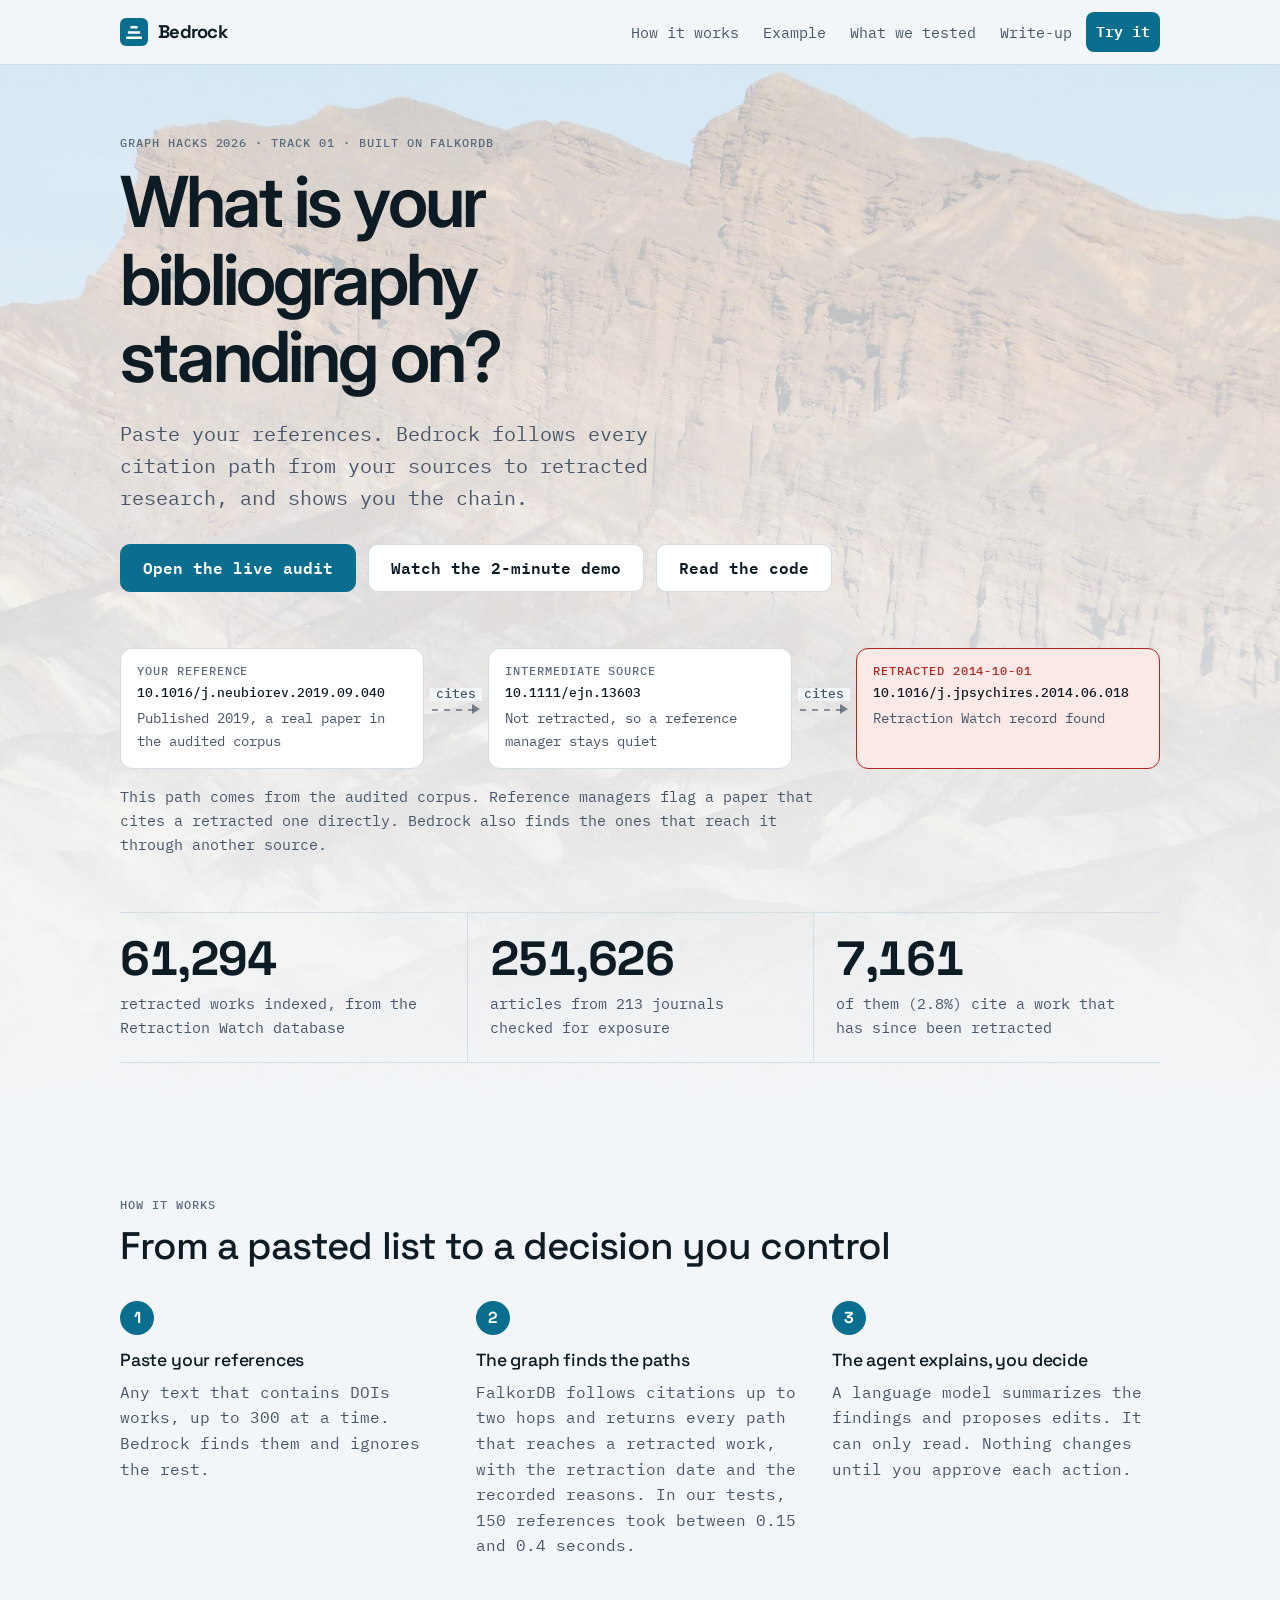
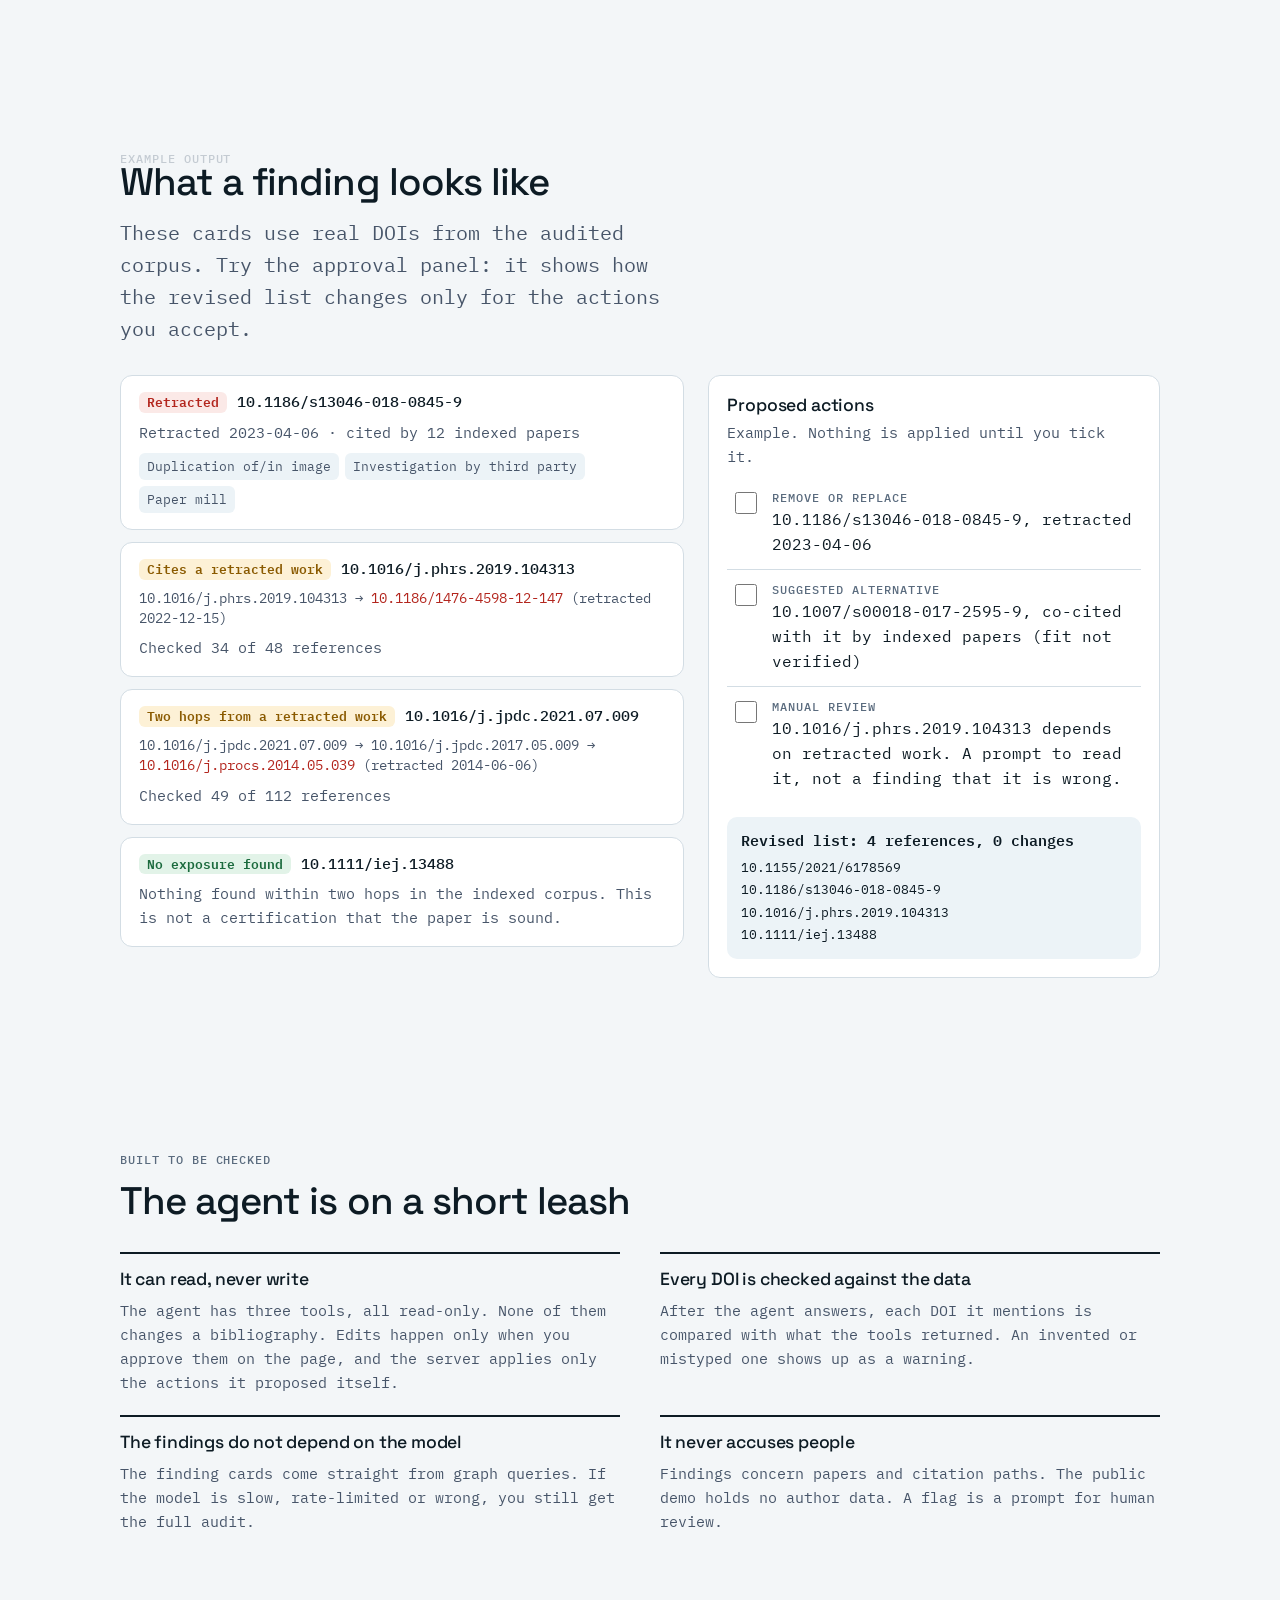
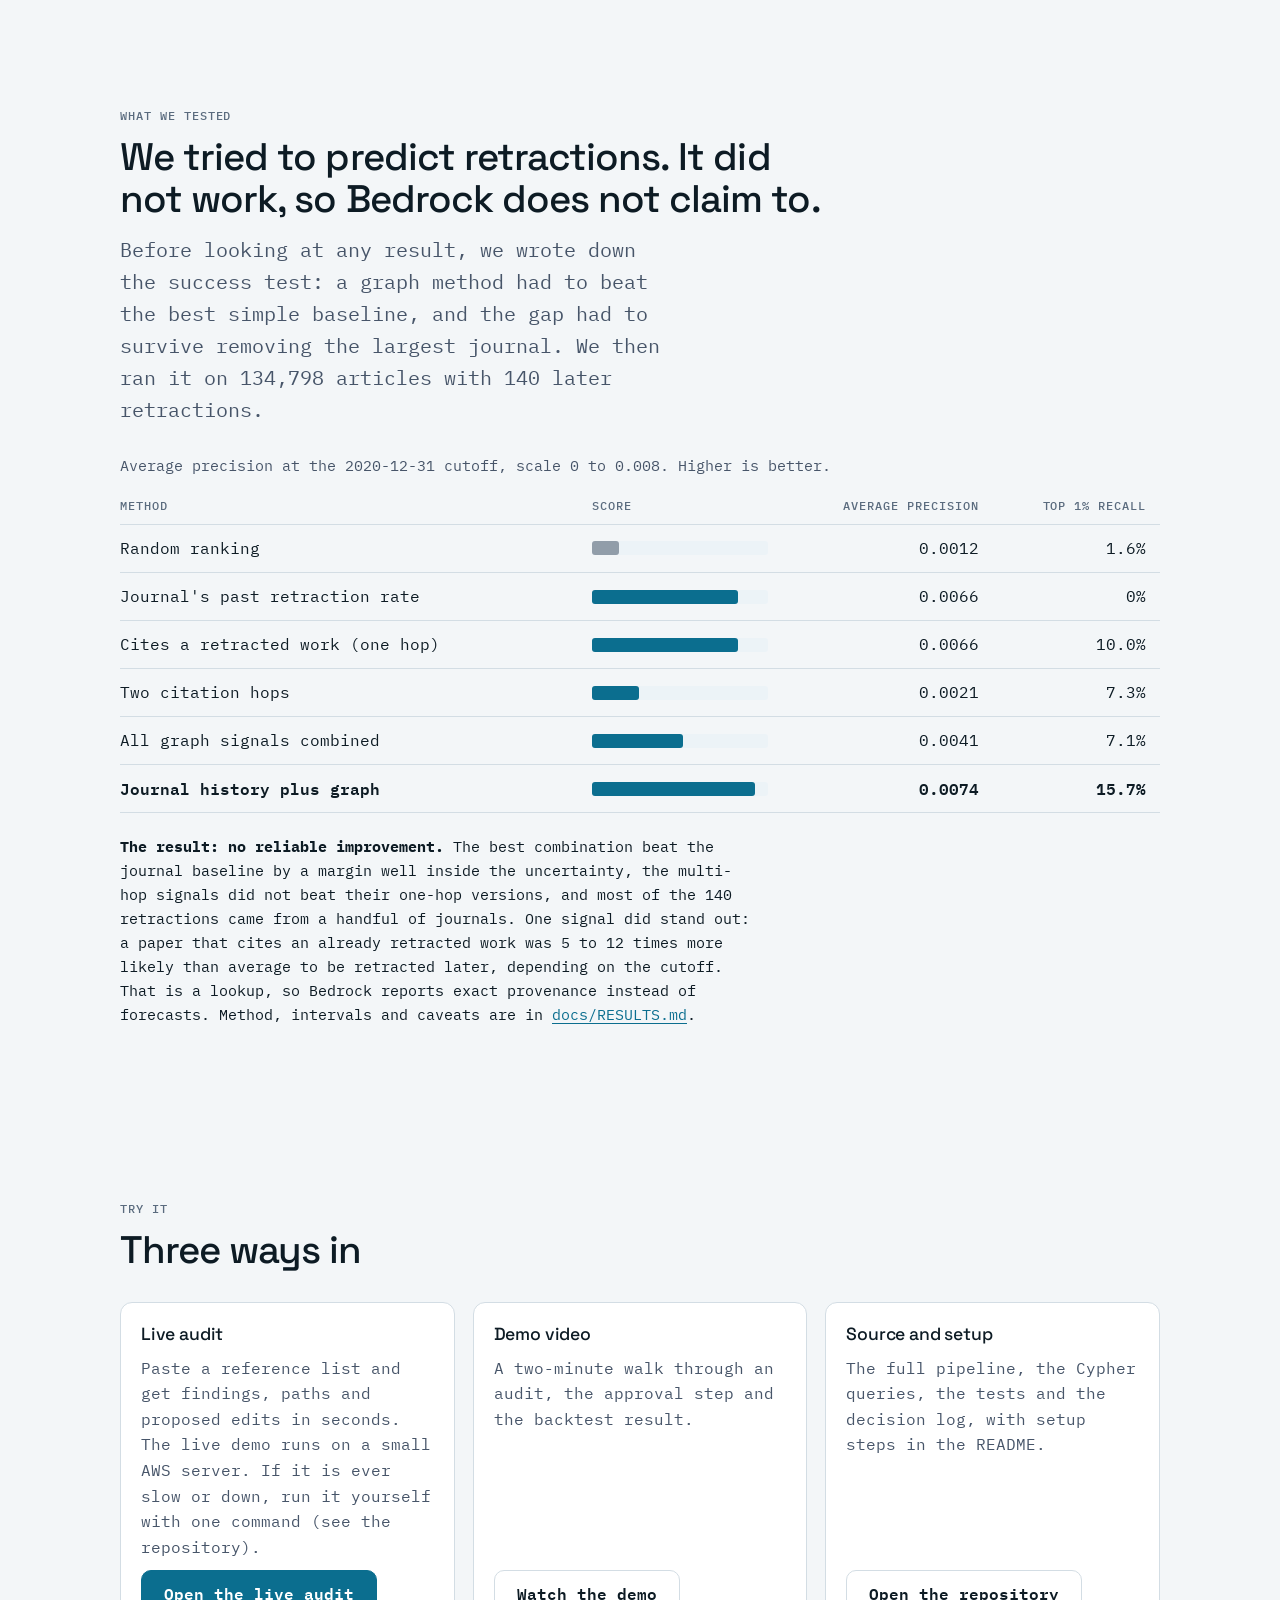
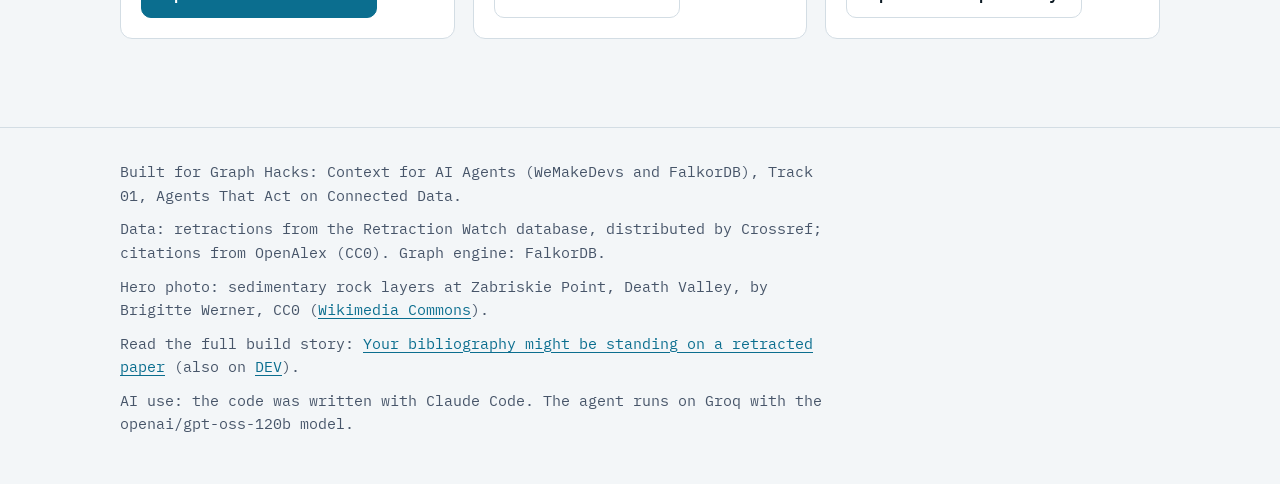
<file: site/index.html>
<!doctype html>
<html lang="en">
<head>
<meta charset="utf-8">
<meta name="viewport" content="width=device-width, initial-scale=1">
<meta name="color-scheme" content="light dark">
<meta name="description" content="Bedrock traces every citation path from your bibliography to retracted research, with the exact chain and the retraction record. Built on FalkorDB for Graph Hacks 2026.">
<title>Bedrock - bibliography provenance audit</title>
<link rel="icon" href="favicon.svg" type="image/svg+xml">
<link rel="preload" as="image" href="strata.jpg" fetchpriority="low">
<link rel="preconnect" href="https://fonts.googleapis.com">
<link rel="preconnect" href="https://fonts.gstatic.com" crossorigin>
<link rel="stylesheet" href="https://fonts.googleapis.com/css2?family=Inter:wght@600&family=Space+Grotesk:wght@500;700&family=IBM+Plex+Mono:wght@400;500;600&display=swap">
<script>
/* Motion is progressive: without IntersectionObserver or with reduced motion, nothing is hidden or animated. */
if ("IntersectionObserver" in window && !matchMedia("(prefers-reduced-motion: reduce)").matches) document.documentElement.classList.add("js");
</script>
<style>
/* Layout concept: one idea carries the page, the citation chain. It opens the page as the hero, returns as
   the finding cards, and the sections read top to bottom like following a path from a source to its origin.
   Palette: cool paper and blue-black ink, one teal for interaction, and a red used only for "retracted". */
:root {
  --paper: #f3f6f8;
  --surface: #ffffff;
  --ink: #0d1b24;
  --ink-2: #475569;   /* secondary text: slate-600 (slate-400 is too faint on light paper, ~2.4:1) */
  --muted: #5a6b7e;   /* uppercase labels */
  --line: #d3dde4;
  --teal: #0b6e8f;
  --teal-ink: #ffffff;
  --alert: #b3261e;
  --alert-bg: #fbe9e7;
  --warn: #8a5a00;
  --warn-bg: #fdf1d6;
  --ok: #1b6a3d;
  --ok-bg: #e2f3e8;
  --node: #ecf3f7;
  --focus: rgba(11, 110, 143, .45);
  --display: "Space Grotesk", system-ui, -apple-system, "Segoe UI", sans-serif;
  --body: "IBM Plex Mono", ui-monospace, SFMono-Regular, Menlo, Consolas, monospace;
  --mono: "IBM Plex Mono", ui-monospace, SFMono-Regular, Menlo, Consolas, monospace;
}
@media (prefers-color-scheme: dark) {
  :root:not([data-theme="light"]) {
    --paper: #0a1319; --surface: #111d25; --ink: #e7eef2; --ink-2: #94a3b8; --muted: #7f90a6; --line: #24343f;
    --teal: #62c3e8; --teal-ink: #06141b; --alert: #ff8f80; --alert-bg: #3a1b18;
    --warn: #f0c75e; --warn-bg: #352c0e; --ok: #7ed7a0; --ok-bg: #12301f; --node: #16252f; --focus: rgba(98, 195, 232, .5);
    color-scheme: dark;
  }
}
:root[data-theme="dark"] {
  --paper: #0a1319; --surface: #111d25; --ink: #e7eef2; --ink-2: #94a3b8; --muted: #7f90a6; --line: #24343f;
  --teal: #62c3e8; --teal-ink: #06141b; --alert: #ff8f80; --alert-bg: #3a1b18;
  --warn: #f0c75e; --warn-bg: #352c0e; --ok: #7ed7a0; --ok-bg: #12301f; --node: #16252f; --focus: rgba(98, 195, 232, .5);
  color-scheme: dark;
}
* { box-sizing: border-box; }
html { -webkit-text-size-adjust: 100%; scroll-behavior: smooth; }
body {
  margin: 0; background: var(--paper); color: var(--ink); overflow-x: clip;
  font: 400 .9375rem/1.6 var(--body);
  -webkit-font-smoothing: antialiased; text-rendering: optimizeLegibility; -webkit-tap-highlight-color: rgba(0, 0, 0, 0);
}
::selection { background: var(--teal); color: var(--teal-ink); }
a { color: var(--teal); text-underline-offset: 3px; }
a:focus-visible, button:focus-visible, input:focus-visible, summary:focus-visible { outline: none; box-shadow: 0 0 0 3px var(--focus); border-radius: 6px; }
.wrap { width: min(1080px, 100%); margin-inline: auto; padding-inline: max(20px, env(safe-area-inset-left, 0px)) max(20px, env(safe-area-inset-right, 0px)); }
section { padding-block: clamp(44px, 7vw, 88px); }
h1, h2, h3 { font-family: var(--display); font-weight: 500; line-height: 1.1; letter-spacing: -.02em; margin: 0; text-wrap: balance; }
h1 { font-family: "Inter", system-ui, -apple-system, "Segoe UI", sans-serif; font-weight: 600; font-size: clamp(2.2rem, 6.2vw, 4.4rem); letter-spacing: -.04em; }  /* the headline keeps the earlier Inter look */
h2 { font-size: clamp(1.65rem, 3.6vw, 2.4rem); letter-spacing: -.025em; }
h3 { font-size: 1.1rem; line-height: 1.3; letter-spacing: -.01em; }
p { margin: 0; line-height: 1.6; }
.lede { font-size: clamp(1.05rem, 1.8vw, 1.25rem); color: var(--ink-2); max-width: 46ch; }
.eyebrow { font: 500 .75rem/1 var(--mono); letter-spacing: .08em; text-transform: uppercase; color: var(--muted); margin-bottom: 14px; display: block; }
.mono { font-family: var(--mono); }

/* header */
header.top { position: sticky; top: env(safe-area-inset-top, 0px); z-index: 5; background: color-mix(in srgb, var(--paper) 88%, transparent); backdrop-filter: blur(8px); border-bottom: 1px solid var(--line); }
header.top .wrap { display: flex; align-items: center; justify-content: space-between; gap: 16px; padding-block: 12px; }
.brand { display: flex; align-items: center; gap: 10px; font: 700 1.15rem/1 var(--display); letter-spacing: -.04em; color: var(--ink); text-decoration: none; }
.brand svg { width: 28px; height: 28px; flex: none; }
nav { display: flex; align-items: center; gap: 4px; flex-wrap: wrap; justify-content: flex-end; }
nav a { color: var(--ink-2); text-decoration: none; padding: 8px 10px; border-radius: 8px; font-size: .95rem; min-height: 40px; display: inline-flex; align-items: center; }
nav a.cta { color: var(--teal-ink); background: var(--teal); font-weight: 600; }
@media (hover: hover) { nav a:hover { color: var(--ink); background: var(--node); } nav a.cta:hover { background: var(--teal); filter: brightness(1.08); } }
@media (max-width: 720px) { nav a.hide-s { display: none; } }

/* hero */
.hero { padding-block: clamp(36px, 6vw, 72px) clamp(28px, 4vw, 48px); }
.hero h1 { max-width: 16ch; }
.hero .lede { margin-top: 22px; }
.actions { display: flex; flex-wrap: wrap; gap: 12px; margin-top: 30px; align-items: center; }
.btn { font: 600 1rem/1 var(--body); display: inline-flex; align-items: center; justify-content: center; min-height: 48px; padding: 0 22px; border-radius: 10px; text-decoration: none; border: 1px solid var(--line); background: var(--surface); color: var(--ink); cursor: pointer; user-select: none; -webkit-user-select: none; transition: transform 120ms ease, background-color 120ms ease; }
.btn:active { transform: scale(.97); }
.btn.primary { background: var(--teal); color: var(--teal-ink); border-color: var(--teal); }
.btn[aria-disabled="true"] { opacity: .72; cursor: default; }
@media (hover: hover) { .btn:hover:not([aria-disabled="true"]) { background: var(--node); } .btn.primary:hover:not([aria-disabled="true"]) { background: var(--teal); filter: brightness(1.08); } }
.note { font-size: .92rem; color: var(--ink-2); }

/* the chain */
.chain { list-style: none; margin: clamp(34px, 5vw, 56px) 0 0; padding: 0; display: grid; grid-template-columns: 1fr auto 1fr auto 1fr; align-items: stretch; gap: 0; }
.chain .node { background: var(--surface); border: 1px solid var(--line); border-radius: 12px; padding: 16px; min-width: 0; display: flex; flex-direction: column; gap: 6px; }
.chain .node .tag { font: 500 .75rem/1 var(--mono); letter-spacing: .08em; text-transform: uppercase; color: var(--muted); }
.chain .node .doi { font: 500 .84rem/1.4 var(--mono); overflow-wrap: anywhere; }
.chain .node .meta { font-size: .88rem; color: var(--ink-2); }
.chain .node.end { background: var(--alert-bg); border-color: var(--alert); }
.chain .node.end .tag { color: var(--alert); font-weight: 500; }
.chain .link { display: flex; align-items: center; justify-content: center; min-width: 64px; position: relative; color: var(--ink-2); font: 500 .8rem/1 var(--mono); }
.chain .link::before { content: ""; position: absolute; left: 8px; right: 14px; top: 50%; height: 2px; background: repeating-linear-gradient(90deg, currentColor 0 6px, transparent 6px 12px); background-size: 12px 2px; opacity: .6; animation: flow 900ms linear infinite; }
.chain .link::after { content: ""; position: absolute; right: 8px; top: calc(50% - 5px); border-left: 8px solid currentColor; border-top: 5px solid transparent; border-bottom: 5px solid transparent; opacity: .7; }
.chain .link span { position: relative; background: var(--paper); padding: 0 6px; top: -14px; }
.caption { margin-top: 16px; font-size: .92rem; color: var(--ink-2); max-width: 78ch; }
@media (max-width: 820px) {
  .chain { grid-template-columns: 1fr; }
  .chain .link { min-height: 56px; min-width: 0; }
  .chain .link::before { left: 50%; right: auto; top: 6px; bottom: 14px; width: 2px; height: auto; background: repeating-linear-gradient(180deg, currentColor 0 6px, transparent 6px 12px); background-size: 2px 12px; animation-name: flowv; }
  .chain .link::after { right: auto; left: calc(50% - 5px); top: auto; bottom: 6px; border-left: 5px solid transparent; border-right: 5px solid transparent; border-top: 8px solid currentColor; border-bottom: 0; }
  .chain .link span { top: 0; left: 24px; position: absolute; }
}
@media (prefers-reduced-motion: no-preference) {
  .chain .node, .chain .link { animation: rise 520ms cubic-bezier(.2, .7, .2, 1) backwards; }
  .chain > :nth-child(2) { animation-delay: 160ms; } .chain > :nth-child(3) { animation-delay: 320ms; }
  .chain > :nth-child(4) { animation-delay: 480ms; } .chain > :nth-child(5) { animation-delay: 640ms; }
  .chain .node.end { animation: rise 520ms cubic-bezier(.2, .7, .2, 1) 640ms backwards, flag 1400ms ease-out 1200ms 1; }
  @keyframes rise { from { transform: translateY(10px); } to { transform: none; } } /* never starts invisible: content stays readable if animation is paused */
  @keyframes flag { 0% { box-shadow: 0 0 0 0 color-mix(in srgb, var(--alert) 55%, transparent); } 100% { box-shadow: 0 0 0 14px transparent; } }
}

/* facts */
.facts { display: grid; grid-template-columns: repeat(3, 1fr); gap: 0; border-block: 1px solid var(--line); margin-top: clamp(30px, 5vw, 56px); }
.fact { padding: 22px 22px 22px 0; min-width: 0; }
.fact + .fact { padding-left: 22px; border-left: 1px solid var(--line); }
.fact b { display: block; font: 700 clamp(2rem, 4.2vw, 3rem)/1 var(--display); font-variant-numeric: tabular-nums; letter-spacing: -.03em; }
.fact span { display: block; margin-top: 8px; color: var(--ink-2); font-size: .95rem; }
@media (max-width: 720px) { .facts { grid-template-columns: 1fr; } .fact, .fact + .fact { padding: 18px 0; border-left: 0; } .fact + .fact { border-top: 1px solid var(--line); } }

/* sequence */
.steps { list-style: none; counter-reset: s; margin: 34px 0 0; padding: 0; display: grid; grid-template-columns: repeat(3, 1fr); gap: 28px; }
.steps li { counter-increment: s; min-width: 0; }
.steps li::before { content: counter(s); display: grid; place-items: center; width: 34px; height: 34px; border-radius: 50%; background: var(--teal); color: var(--teal-ink); font: 700 1rem/1 var(--display); margin-bottom: 14px; }
.steps h3 { margin-bottom: 8px; }
.steps p { color: var(--ink-2); font-size: 1rem; }
@media (max-width: 820px) { .steps { grid-template-columns: 1fr; gap: 24px; } }

/* sample findings + approval */
.demo { display: grid; grid-template-columns: 1.25fr 1fr; gap: 24px; margin-top: 30px; align-items: start; }
@media (max-width: 920px) { .demo { grid-template-columns: 1fr; } }
.finding { background: var(--surface); border: 1px solid var(--line); border-radius: 12px; padding: 16px 18px; display: grid; gap: 8px; min-width: 0; }
.finding + .finding { margin-top: 12px; }
.finding .head { display: flex; flex-wrap: wrap; gap: 10px; align-items: baseline; }
.badge { font: 600 .8rem/1 var(--body); padding: 4px 8px; border-radius: 6px; }
.b-ret { color: var(--alert); background: var(--alert-bg); }
.b-dir { color: var(--warn); background: var(--warn-bg); }
.b-two { color: var(--warn); background: var(--warn-bg); }
.b-ok { color: var(--ok); background: var(--ok-bg); }
.finding .doi { font: 500 .93rem/1.3 var(--mono); overflow-wrap: anywhere; }
.finding .meta { color: var(--ink-2); font-size: .93rem; }
.path { font: 400 .85rem/1.5 var(--mono); color: var(--ink-2); overflow-wrap: anywhere; }
.path em { font-style: normal; color: var(--alert); }
.chips { display: flex; flex-wrap: wrap; gap: 6px; list-style: none; margin: 0; padding: 0; }
.chips li { font-size: .82rem; background: var(--node); color: var(--ink-2); border-radius: 6px; padding: 3px 8px; }
.panel { background: var(--surface); border: 1px solid var(--line); border-radius: 12px; padding: 18px; position: sticky; top: 76px; }
.panel h3 { margin-bottom: 4px; }
.panel .note { margin-bottom: 10px; }
.props { list-style: none; margin: 0; padding: 0; }
.props li { display: flex; gap: 12px; align-items: flex-start; padding: 12px 4px; border-top: 1px solid var(--line); }
.props li:first-child { border-top: 0; }
.props input { width: 22px; height: 22px; margin-top: 2px; flex: none; accent-color: var(--teal); }
.props label { cursor: pointer; flex: 1; font-size: .98rem; min-width: 0; overflow-wrap: anywhere; }
.props .k { display: block; font: 500 .75rem/1.4 var(--mono); letter-spacing: .08em; text-transform: uppercase; color: var(--muted); }
.result { margin-top: 14px; padding: 14px; background: var(--node); border-radius: 10px; }
.result .count { font: 600 .95rem/1.3 var(--body); margin-bottom: 8px; font-variant-numeric: tabular-nums; }
.result ul { list-style: none; margin: 0; padding: 0; display: flex; flex-direction: column; gap: 4px; }
.result li { font: 400 .82rem/1.4 var(--mono); overflow-wrap: anywhere; }
.result li.gone { text-decoration: line-through; color: var(--ink-2); }
.result li.add { color: var(--ok); }

/* safety list */
.grid2 { display: grid; grid-template-columns: repeat(2, 1fr); gap: 20px 40px; margin-top: 30px; }
@media (max-width: 720px) { .grid2 { grid-template-columns: 1fr; } }
.grid2 > div { min-width: 0; padding-top: 14px; border-top: 2px solid var(--ink); }
.grid2 h3 { margin-bottom: 8px; }
.grid2 p { color: var(--ink-2); }

/* evidence */
.evidence { margin-top: 28px; overflow-x: auto; }
table { border-collapse: collapse; width: 100%; min-width: 560px; font-variant-numeric: tabular-nums; }
th, td { text-align: left; padding: 11px 12px 11px 0; border-bottom: 1px solid var(--line); vertical-align: middle; font-size: .98rem; }
th { font: 500 .75rem/1.2 var(--mono); letter-spacing: .08em; text-transform: uppercase; color: var(--muted); }
td.n, th.n { text-align: right; padding-right: 14px; white-space: nowrap; }
.bar { height: 14px; border-radius: 3px; background: var(--node); position: relative; min-width: 120px; }
.bar i { position: absolute; inset: 0 auto 0 0; background: var(--teal); border-radius: 3px; }
.bar i.rand { background: var(--ink-2); opacity: .55; }
tr.hl td { font-weight: 600; }
.verdict { margin-top: 22px; max-width: 70ch; }
.verdict strong { color: var(--ink); }

/* try it */
.cards { display: grid; grid-template-columns: repeat(3, 1fr); gap: 18px; margin-top: 30px; }
@media (max-width: 900px) { .cards { grid-template-columns: 1fr; } }
.card { background: var(--surface); border: 1px solid var(--line); border-radius: 12px; padding: 20px; display: flex; flex-direction: column; gap: 10px; min-width: 0; }
.card p { color: var(--ink-2); font-size: 1rem; flex: 1; }
.card .btn { align-self: flex-start; }

footer { border-top: 1px solid var(--line); padding-block: 32px 48px; color: var(--ink-2); font-size: .92rem; }
footer .wrap { display: grid; gap: 10px; }
footer p { max-width: 80ch; }

/* ---------- motion ---------- */
@keyframes flow  { to { background-position: 12px 0; } }
@keyframes flowv { to { background-position: 0 12px; } }
@keyframes drift { from { transform: scale(1.04) translate3d(-1%, 0, 0); } to { transform: scale(1.12) translate3d(1.5%, 1.5%, 0); } }
@keyframes slidein { from { transform: translateX(-8px); } to { transform: none; } }

/* ambient glow behind the hero: gradients only (no blur filter), paused when the hero is off-screen */
/* Hero background: a real photo of sedimentary strata (Zabriskie Point, CC0) under a scrim in the page's own
   background colour, so the palette is unchanged and the text keeps its contrast in both themes. */
.hero { position: relative; isolation: isolate; overflow: clip; }
.hero::before { content: ""; position: absolute; inset: 0; z-index: -2; pointer-events: none;
  background: url("strata.jpg") center 30% / cover no-repeat; transform-origin: 50% 40%;
  animation: drift 24s ease-in-out infinite alternate; }
.hero::after { content: ""; position: absolute; inset: 0; z-index: -1; pointer-events: none;
  background: linear-gradient(to bottom, color-mix(in srgb, var(--paper) 74%, transparent) 0%, color-mix(in srgb, var(--paper) 86%, transparent) 55%, var(--paper) 100%); }
.hero.paused::before, .hero.paused .chain .link::before { animation-play-state: paused; }

/* hover and press feedback (hover only on devices that hover; every transition is 200ms or less) */
.finding, .card, .chain .node, .grid2 > div, .panel { transition: transform 160ms ease, border-color 160ms ease, box-shadow 160ms ease; }
@media (hover: hover) {
  .finding:hover, .card:hover, .chain .node:hover { transform: translateY(-2px); border-color: color-mix(in srgb, var(--teal) 55%, var(--line)); box-shadow: 0 10px 28px -16px color-mix(in srgb, var(--teal) 55%, transparent); }
  .chain .node.end:hover { border-color: var(--alert); box-shadow: 0 10px 28px -16px color-mix(in srgb, var(--alert) 60%, transparent); }
  .btn:hover:not([aria-disabled="true"]) { transform: translateY(-1px); }
  .btn:active:not([aria-disabled="true"]) { transform: scale(.97); }
}
nav a { transition: color 120ms ease, background-color 120ms ease; }
nav a.active:not(.cta) { color: var(--ink); background: var(--node); }
header.top { transition: box-shadow 160ms ease; }
header.top.scrolled { box-shadow: 0 10px 24px -20px rgba(0, 0, 0, .55); }
.result li.add { animation: slidein 160ms ease-out; }
.bar i { transition: transform 900ms cubic-bezier(.2, .7, .2, 1); transition-delay: calc(var(--r, 0) * 90ms); transform-origin: left center; }
tbody tr:nth-child(2) .bar i { --r: 1; } tbody tr:nth-child(3) .bar i { --r: 2; } tbody tr:nth-child(4) .bar i { --r: 3; }
tbody tr:nth-child(5) .bar i { --r: 4; } tbody tr:nth-child(6) .bar i { --r: 5; }

/* entrance: only when the script confirmed it can reveal things, so content is never stuck hidden */
html.js .reveal { opacity: .3; transform: translateY(18px); transition: opacity 600ms ease, transform 600ms cubic-bezier(.2, .7, .2, 1); transition-delay: var(--d, 0ms); }
html.js .reveal.in { opacity: 1; transform: none; }
html.js .evidence:not(.seen) .bar i { transform: scaleX(0); }
html.js .hero .wrap > .eyebrow, html.js .hero .wrap > h1, html.js .hero .wrap > .lede, html.js .hero .wrap > .actions { animation: rise 640ms cubic-bezier(.2, .7, .2, 1) backwards; }
html.js .hero .wrap > h1 { animation-delay: 70ms; } html.js .hero .wrap > .lede { animation-delay: 140ms; } html.js .hero .wrap > .actions { animation-delay: 210ms; }

/* ---------- responsive ---------- */
@media (max-width: 920px) { .panel { position: static; } }
@media (max-width: 640px) {
  table { min-width: 0; }
  th:nth-child(2), td:nth-child(2) { display: none; }   /* the bar column is decoration; the numbers stay */
  th, td { font-size: .9rem; padding-right: 8px; }
  td.n, th.n { white-space: normal; padding-right: 6px; }
  th { letter-spacing: .06em; }
}
@media (max-width: 520px) {
  .actions .btn { flex: 1 1 100%; }
  .hero h1 { max-width: none; }
  .card .btn { align-self: stretch; }
}
@media (max-width: 380px) { .wrap { padding-inline: 16px; } .brand { font-size: 1.05rem; } nav a { padding-inline: 8px; } }

@media (prefers-reduced-motion: reduce) {
  *, *::before, *::after { animation: none !important; transition: none !important; scroll-behavior: auto !important; }
}
</style>
</head>
<body>
<header class="top">
  <div class="wrap">
    <a class="brand" href="#top" aria-label="Bedrock, back to the top">
      <svg viewBox="0 0 32 32" aria-hidden="true"><rect width="32" height="32" rx="7" fill="var(--teal)"/><path d="M7 21h18v3H7zM9 15h14v3H9zM12 9h8v3h-8z" fill="var(--teal-ink)"/></svg>
      Bedrock
    </a>
    <nav aria-label="Sections">
      <a class="hide-s" href="#how">How it works</a>
      <a class="hide-s" href="#findings">Example</a>
      <a class="hide-s" href="#tested">What we tested</a>
      <a class="hide-s" href="blog/">Write-up</a>
      <a class="cta" href="#try">Try it</a>
    </nav>
  </div>
</header>

<main id="top">
  <section class="hero" aria-labelledby="h1">
    <div class="wrap">
      <span class="eyebrow">Graph Hacks 2026 &middot; Track 01 &middot; built on FalkorDB</span>
      <h1 id="h1">What is your bibliography standing on?</h1>
      <p class="lede">Paste your references. Bedrock follows every citation path from your sources to retracted research, and shows you the chain.</p>
      <div class="actions">
        <a class="btn primary" id="cta-live" href="#try" data-config="live">Open the live audit</a>
        <a class="btn" id="cta-video" href="#try" data-config="video">Watch the 2-minute demo</a>
        <a class="btn" href="https://github.com/ibnweb3/bedrock">Read the code</a>
      </div>

      <ol class="chain" aria-label="Example citation path from a reference to a retracted work">
        <li class="node"><span class="tag">Your reference</span><span class="doi">10.1016/j.neubiorev.2019.09.040</span><span class="meta">Published 2019, a real paper in the audited corpus</span></li>
        <li class="link" aria-hidden="true"><span>cites</span></li>
        <li class="node"><span class="tag">Intermediate source</span><span class="doi">10.1111/ejn.13603</span><span class="meta">Not retracted, so a reference manager stays quiet</span></li>
        <li class="link" aria-hidden="true"><span>cites</span></li>
        <li class="node end"><span class="tag">Retracted 2014-10-01</span><span class="doi">10.1016/j.jpsychires.2014.06.018</span><span class="meta">Retraction Watch record found</span></li>
      </ol>
      <p class="caption">This path comes from the audited corpus. Reference managers flag a paper that cites a retracted one directly. Bedrock also finds the ones that reach it through another source.</p>

      <div class="facts">
        <div class="fact"><b>61,299</b><span>retracted works indexed, from the Retraction Watch database</span></div>
        <div class="fact"><b>251,645</b><span>articles from 213 journals checked for exposure</span></div>
        <div class="fact"><b>7,162</b><span>of them (2.8%) cite a work that has since been retracted</span></div>
      </div>
    </div>
  </section>

  <section id="how" aria-labelledby="h-how">
    <div class="wrap">
      <span class="eyebrow">How it works</span>
      <h2 id="h-how">From a pasted list to a decision you control</h2>
      <ol class="steps">
        <li><h3>Paste your references</h3><p>Any text that contains DOIs works, up to 300 at a time. Bedrock finds them and ignores the rest.</p></li>
        <li><h3>The graph finds the paths</h3><p>FalkorDB follows citations up to two hops and returns every path that reaches a retracted work, with the retraction date and the recorded reasons. In our tests, 150 references took between 0.15 and 0.4 seconds.</p></li>
        <li><h3>The agent explains, you decide</h3><p>A language model summarizes the findings and proposes edits. It can only read. Nothing changes until you approve each action.</p></li>
      </ol>
    </div>
  </section>

  <section id="findings" aria-labelledby="h-find">
    <div class="wrap">
      <span class="eyebrow">Example output</span>
      <h2 id="h-find">What a finding looks like</h2>
      <p class="lede" style="margin-top:14px">These cards use real DOIs from the audited corpus. Try the approval panel: it shows how the revised list changes only for the actions you accept.</p>
      <div class="demo">
        <div>
          <article class="finding">
            <div class="head"><span class="badge b-ret">Retracted</span><span class="doi">10.1186/s13046-018-0845-9</span></div>
            <p class="meta">Retracted 2023-04-06 &middot; cited by 12 indexed papers</p>
            <ul class="chips" aria-label="Recorded reasons"><li>Duplication of/in image</li><li>Investigation by third party</li><li>Paper mill</li></ul>
          </article>
          <article class="finding">
            <div class="head"><span class="badge b-dir">Cites a retracted work</span><span class="doi">10.1016/j.phrs.2019.104313</span></div>
            <p class="path">10.1016/j.phrs.2019.104313 &rarr; <em>10.1186/1476-4598-12-147</em> (retracted 2022-12-15)</p>
            <p class="meta">Checked 34 of 48 references</p>
          </article>
          <article class="finding">
            <div class="head"><span class="badge b-two">Two hops from a retracted work</span><span class="doi">10.1016/j.jpdc.2021.07.009</span></div>
            <p class="path">10.1016/j.jpdc.2021.07.009 &rarr; 10.1016/j.jpdc.2017.05.009 &rarr; <em>10.1016/j.procs.2014.05.039</em> (retracted 2014-06-06)</p>
            <p class="meta">Checked 49 of 112 references</p>
          </article>
          <article class="finding">
            <div class="head"><span class="badge b-ok">No exposure found</span><span class="doi">10.1111/iej.13488</span></div>
            <p class="meta">Nothing found within two hops in the indexed corpus. This is not a certification that the paper is sound.</p>
          </article>
        </div>

        <aside class="panel" aria-labelledby="h-prop">
          <h3 id="h-prop">Proposed actions</h3>
          <p class="note">Example. Nothing is applied until you tick it.</p>
          <ul class="props" id="props">
            <li><input type="checkbox" id="p1" data-remove="10.1186/s13046-018-0845-9"><label for="p1"><span class="k">Remove or replace</span>10.1186/s13046-018-0845-9, retracted 2023-04-06</label></li>
            <li><input type="checkbox" id="p2" data-add="10.1007/s00018-017-2595-9"><label for="p2"><span class="k">Suggested alternative</span>10.1007/s00018-017-2595-9, co-cited with it by indexed papers (fit not verified)</label></li>
            <li><input type="checkbox" id="p3" data-note="1"><label for="p3"><span class="k">Manual review</span>10.1016/j.phrs.2019.104313 depends on retracted work. A prompt to read it, not a finding that it is wrong.</label></li>
          </ul>
          <div class="result" aria-live="polite">
            <p class="count" id="count">Revised list: 4 references, 0 changes</p>
            <ul id="revised"></ul>
          </div>
        </aside>
      </div>
    </div>
  </section>

  <section id="safe" aria-labelledby="h-safe">
    <div class="wrap">
      <span class="eyebrow">Built to be checked</span>
      <h2 id="h-safe">The agent is on a short leash</h2>
      <div class="grid2">
        <div><h3>It can read, never write</h3><p>The agent has three tools, all read-only. None of them changes a bibliography. Edits happen only when you approve them on the page, and the server applies only the actions it proposed itself.</p></div>
        <div><h3>Every DOI is checked against the data</h3><p>After the agent answers, each DOI it mentions is compared with what the tools returned. An invented or mistyped one shows up as a warning.</p></div>
        <div><h3>The findings do not depend on the model</h3><p>The finding cards come straight from graph queries. If the model is slow, rate-limited or wrong, you still get the full audit.</p></div>
        <div><h3>It never accuses people</h3><p>Findings concern papers and citation paths. The public demo holds no author data. A flag is a prompt for human review.</p></div>
      </div>
    </div>
  </section>

  <section id="tested" aria-labelledby="h-test">
    <div class="wrap">
      <span class="eyebrow">What we tested</span>
      <h2 id="h-test">We tried to predict retractions. It did not work, so Bedrock does not claim to.</h2>
      <p class="lede" style="margin-top:14px">Before looking at any result, we wrote down the success test: a graph method had to beat the best simple baseline, and the gap had to survive removing the largest journal. We then ran it on 134,798 articles with 140 later retractions.</p>
      <div class="evidence">
        <table>
          <caption class="note" style="text-align:left;caption-side:top;padding-bottom:10px">Average precision at the 2020-12-31 cutoff, scale 0 to 0.008. Higher is better.</caption>
          <thead><tr><th>Method</th><th>Score</th><th class="n">Average precision</th><th class="n">Top 1% recall</th></tr></thead>
          <tbody>
            <tr><td>Random ranking</td><td><div class="bar" role="img" aria-label="0.0012 out of 0.008"><i class="rand" style="width:15%"></i></div></td><td class="n">0.0012</td><td class="n">1.6%</td></tr>
            <tr><td>Journal's past retraction rate</td><td><div class="bar" role="img" aria-label="0.0066 out of 0.008"><i style="width:82.5%"></i></div></td><td class="n">0.0066</td><td class="n">0%</td></tr>
            <tr><td>Cites a retracted work (one hop)</td><td><div class="bar" role="img" aria-label="0.0066 out of 0.008"><i style="width:82.5%"></i></div></td><td class="n">0.0066</td><td class="n">10.0%</td></tr>
            <tr><td>Two citation hops</td><td><div class="bar" role="img" aria-label="0.0021 out of 0.008"><i style="width:26.3%"></i></div></td><td class="n">0.0021</td><td class="n">7.3%</td></tr>
            <tr><td>All graph signals combined</td><td><div class="bar" role="img" aria-label="0.0041 out of 0.008"><i style="width:51.3%"></i></div></td><td class="n">0.0041</td><td class="n">7.1%</td></tr>
            <tr class="hl"><td>Journal history plus graph</td><td><div class="bar" role="img" aria-label="0.0074 out of 0.008"><i style="width:92.5%"></i></div></td><td class="n">0.0074</td><td class="n">15.7%</td></tr>
          </tbody>
        </table>
      </div>
      <p class="verdict"><strong>The result: no reliable improvement.</strong> The best combination beat the journal baseline by a margin well inside the uncertainty, the multi-hop signals did not beat their one-hop versions, and most of the 140 retractions came from a handful of journals. One signal did stand out: a paper that cites an already retracted work was 5 to 12 times more likely than average to be retracted later, depending on the cutoff. That is a lookup, so Bedrock reports exact provenance instead of forecasts. Method, intervals and caveats are in <a href="https://github.com/ibnweb3/bedrock/blob/main/docs/RESULTS.md">docs/RESULTS.md</a>.</p>
    </div>
  </section>

  <section id="try" aria-labelledby="h-try">
    <div class="wrap">
      <span class="eyebrow">Try it</span>
      <h2 id="h-try">Three ways in</h2>
      <div class="cards">
        <div class="card"><h3>Live audit</h3><p>Paste a reference list and get findings, paths and proposed edits in seconds. The live demo runs on a small AWS server. If it is ever slow or down, run it yourself with one command (see the repository).</p><a class="btn primary" id="card-live" href="#try" data-config="live" aria-disabled="true">Link added at launch</a></div>
        <div class="card"><h3>Demo video</h3><p>A two-minute walk through an audit, the approval step and the backtest result.</p><a class="btn" id="card-video" href="#try" data-config="video" aria-disabled="true">Link added at launch</a></div>
        <div class="card"><h3>Source and setup</h3><p>The full pipeline, the Cypher queries, the tests and the decision log, with setup steps in the README.</p><a class="btn" href="https://github.com/ibnweb3/bedrock#readme">Open the repository</a></div>
      </div>
    </div>
  </section>
</main>

<footer>
  <div class="wrap">
    <p>Built for Graph Hacks: Context for AI Agents (WeMakeDevs and FalkorDB), Track 01, Agents That Act on Connected Data.</p>
    <p>Data: retractions from the Retraction Watch database, distributed by Crossref; citations from OpenAlex (CC0). Graph engine: FalkorDB.</p>
    <p>Hero photo: sedimentary rock layers at Zabriskie Point, Death Valley, by Brigitte Werner, CC0 (<a href="https://commons.wikimedia.org/wiki/File:Sedimentary_Rock_Layers_Zabriskie_Point_Death_Valley_USA.jpg">Wikimedia Commons</a>).</p>
    <p>Read the full build story: <a href="blog/">Your bibliography might be standing on a retracted paper</a> (also on <a href="https://dev.to/ibnweb3/the-retraction-two-citations-back-building-a-citation-path-audit-on-falkordb-3cjk">DEV</a>).</p>
    <p>AI use: the code was written with Claude Code. The agent runs on Groq with the openai/gpt-oss-120b model.</p>
  </div>
</footer>

<script>
"use strict";
/* Set these at launch; until then the buttons say so instead of pointing nowhere. */
const LINKS = { live: "https://dylvk78e75qb4.cloudfront.net", video: "https://youtu.be/bqgNoxluHjw" };

document.querySelectorAll("[data-config]").forEach((a) => {
  const url = LINKS[a.dataset.config];
  if (url) { a.href = url; a.removeAttribute("aria-disabled"); a.target = "_blank"; a.rel = "noopener"; if (a.id.startsWith("card")) a.textContent = a.dataset.config === "live" ? "Open the live audit" : "Watch the demo"; }
});
document.querySelectorAll("#cta-live, #cta-video").forEach((a) => {
  if (!LINKS[a.dataset.config]) a.setAttribute("href", "#try");
});

/* ---- motion: scroll reveals, count-up, bar growth, active nav. All of it is skipped under reduced motion. ---- */
(() => {
  const root = document.documentElement;
  const header = document.querySelector("header.top");
  const onScroll = () => header.classList.toggle("scrolled", window.scrollY > 8);
  addEventListener("scroll", onScroll, { passive: true }); onScroll();

  const sections = [...document.querySelectorAll("main section[id]")];
  const links = new Map([...document.querySelectorAll("nav a[href^='#']")].map((a) => [a.getAttribute("href").slice(1), a]));
  if (!root.classList.contains("js")) return;

  // Pause the looping hero animation while the hero is off-screen.
  const hero = document.querySelector(".hero");
  new IntersectionObserver(([e]) => hero.classList.toggle("paused", !e.isIntersecting)).observe(hero);

  // Highlight the nav link of the section being read.
  const spy = new IntersectionObserver((es) => es.forEach((e) => {
    const a = links.get(e.target.id);
    if (a && !a.classList.contains("cta")) a.classList.toggle("active", e.isIntersecting);
  }), { rootMargin: "-45% 0px -50% 0px" });
  sections.forEach((s) => spy.observe(s));

  const targets = [...document.querySelectorAll("main section:not(.hero) :is(.eyebrow, h2, .lede, .steps li, .finding, .panel, .grid2 > div, .evidence, .verdict, .card), .hero .facts, .hero .caption")];
  const seenIndex = new Map();
  targets.forEach((el) => {
    const i = seenIndex.get(el.parentElement) || 0;
    seenIndex.set(el.parentElement, i + 1);
    el.style.setProperty("--d", Math.min(i, 4) * 80 + "ms");
    el.classList.add("reveal");
  });

  const fmt = new Intl.NumberFormat("en-US");
  function countUp(box) {
    box.querySelectorAll("b").forEach((b) => {
      const end = parseInt(b.textContent.replace(/[^\d]/g, ""), 10);
      if (!Number.isFinite(end)) return;
      const t0 = performance.now(), dur = 1100;
      const tick = (t) => {
        const k = Math.min(1, (t - t0) / dur), eased = 1 - Math.pow(1 - k, 3);
        b.textContent = fmt.format(Math.round(end * eased));
        if (k < 1) requestAnimationFrame(tick);
      };
      b.textContent = "0";
      requestAnimationFrame(tick);
      setTimeout(() => { b.textContent = fmt.format(end); }, dur + 250);   // lands on the real number even if frames are throttled
    });
  }

  const io = new IntersectionObserver((es) => es.forEach((e) => {
    if (!e.isIntersecting) return;
    const el = e.target;
    io.unobserve(el);
    el.classList.add("in", "seen");
    if (el.classList.contains("facts")) countUp(el);
    // Hand the element back to normal hover transitions once its entrance has finished.
    setTimeout(() => el.classList.remove("reveal", "in"), 1000);
  }), { threshold: 0.12, rootMargin: "0px 0px -6% 0px" });
  targets.forEach((el) => io.observe(el));

  // A tab that loads in the background never reports intersections: show everything when it becomes visible or after a delay.
  const showAll = () => targets.forEach((el) => { io.unobserve(el); el.classList.add("seen"); el.classList.remove("reveal", "in"); });
  setTimeout(() => { if (document.hidden) showAll(); }, 1500);
})();

/* Approval example: the revised list changes only for ticked actions. */
const BASE = ["10.1155/2021/6178569", "10.1186/s13046-018-0845-9", "10.1016/j.phrs.2019.104313", "10.1111/iej.13488"];
const props = document.getElementById("props");
const list = document.getElementById("revised");
const count = document.getElementById("count");
function renderList() {
  const removed = new Set(), added = [];
  let changes = 0;
  props.querySelectorAll("input:checked").forEach((c) => {
    if (c.dataset.remove) { removed.add(c.dataset.remove); changes++; }
    if (c.dataset.add) { added.push(c.dataset.add); changes++; }
  });
  list.replaceChildren();
  BASE.forEach((d) => { const li = document.createElement("li"); li.textContent = d; if (removed.has(d)) li.className = "gone"; list.append(li); });
  added.forEach((d) => { const li = document.createElement("li"); li.textContent = "+ " + d; li.className = "add"; list.append(li); });
  const size = BASE.length - removed.size + added.length;
  count.textContent = `Revised list: ${size} references, ${changes} change${changes === 1 ? "" : "s"}`;
}
props.addEventListener("change", renderList);
renderList();
</script>
</body>
</html>
</file>
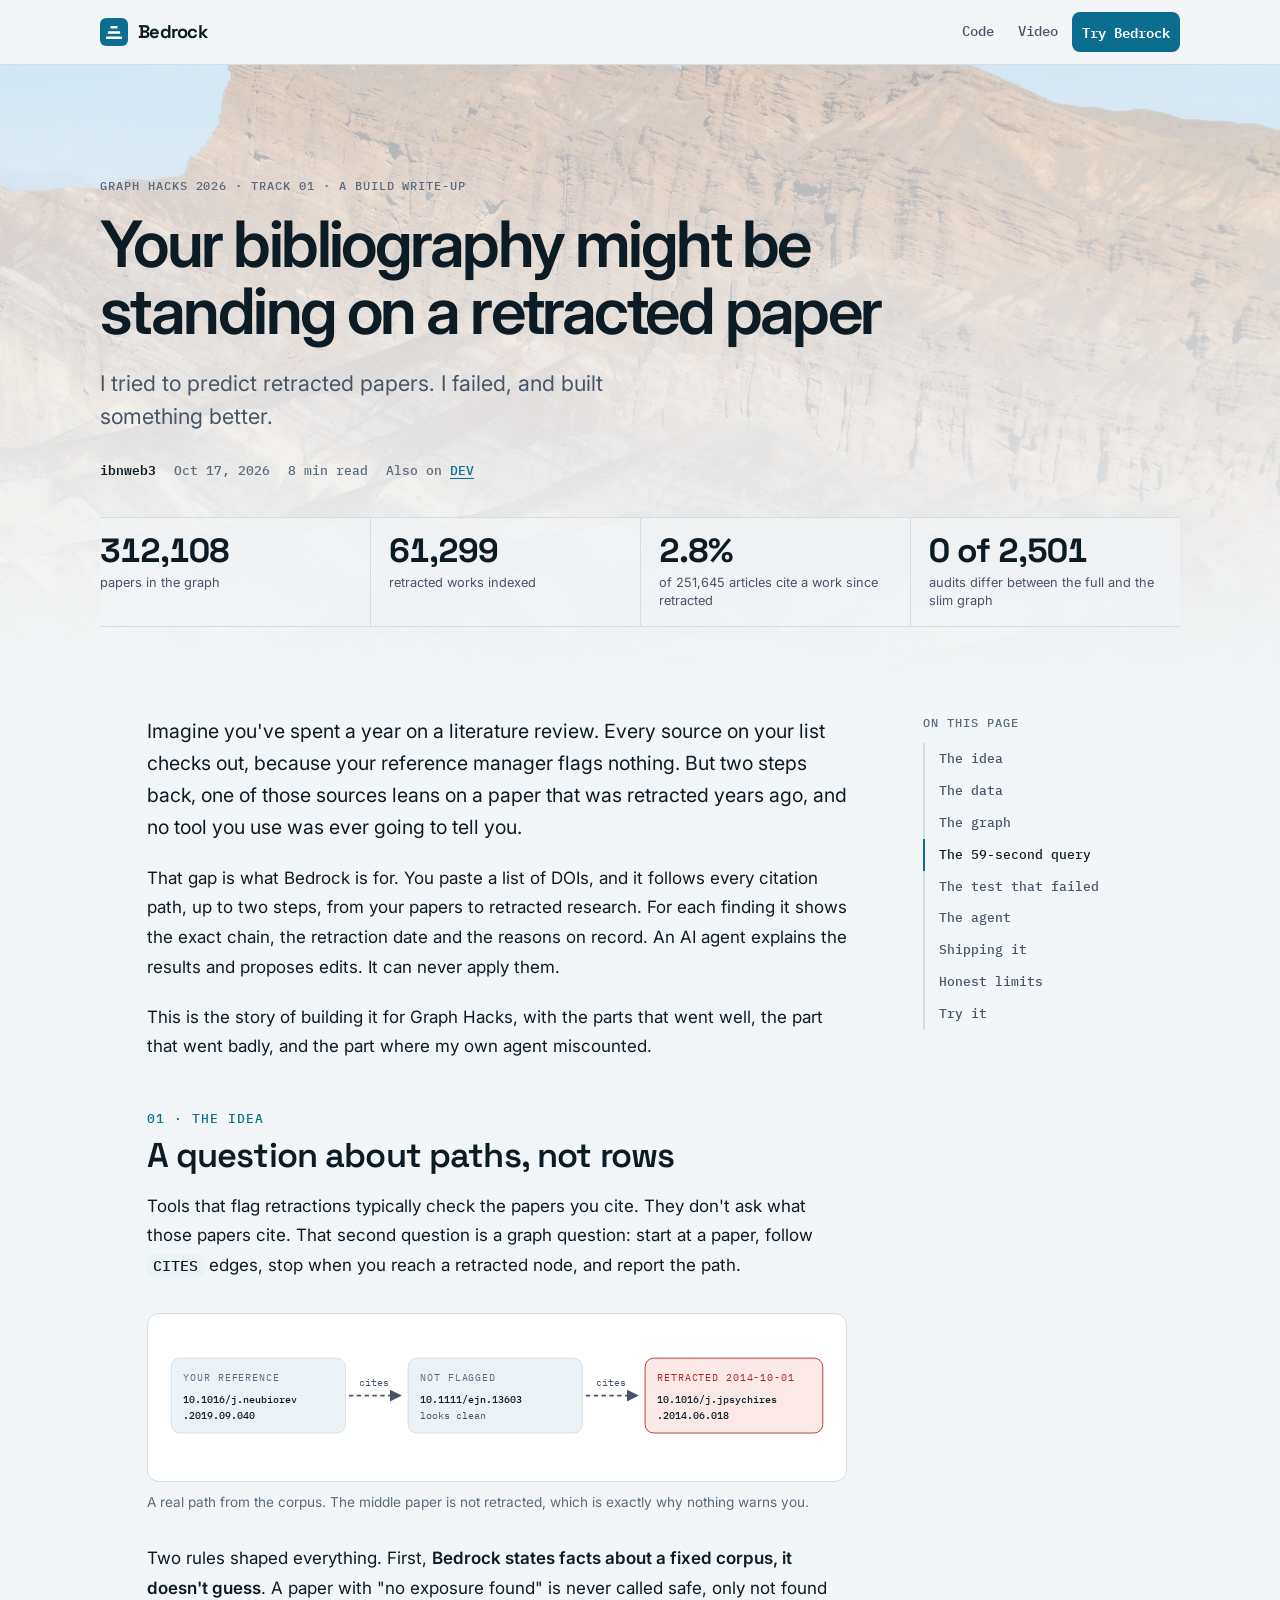
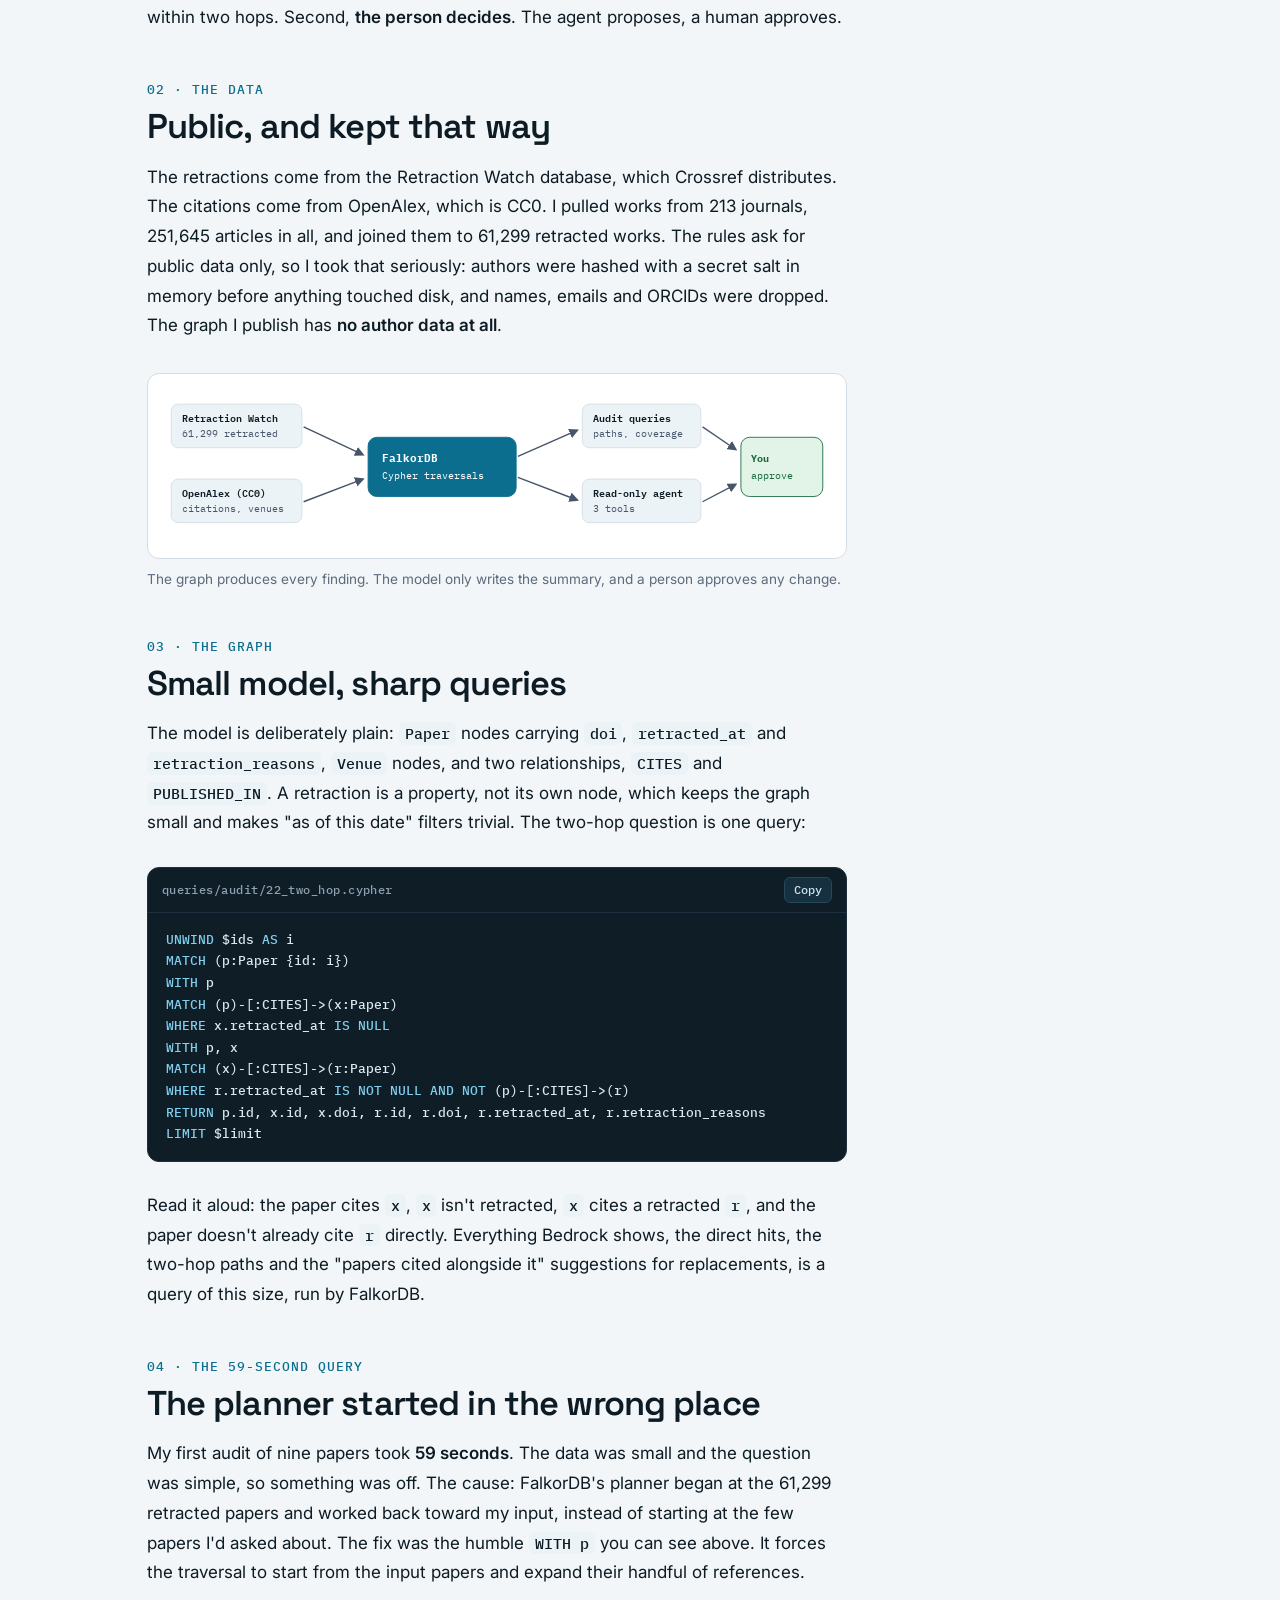
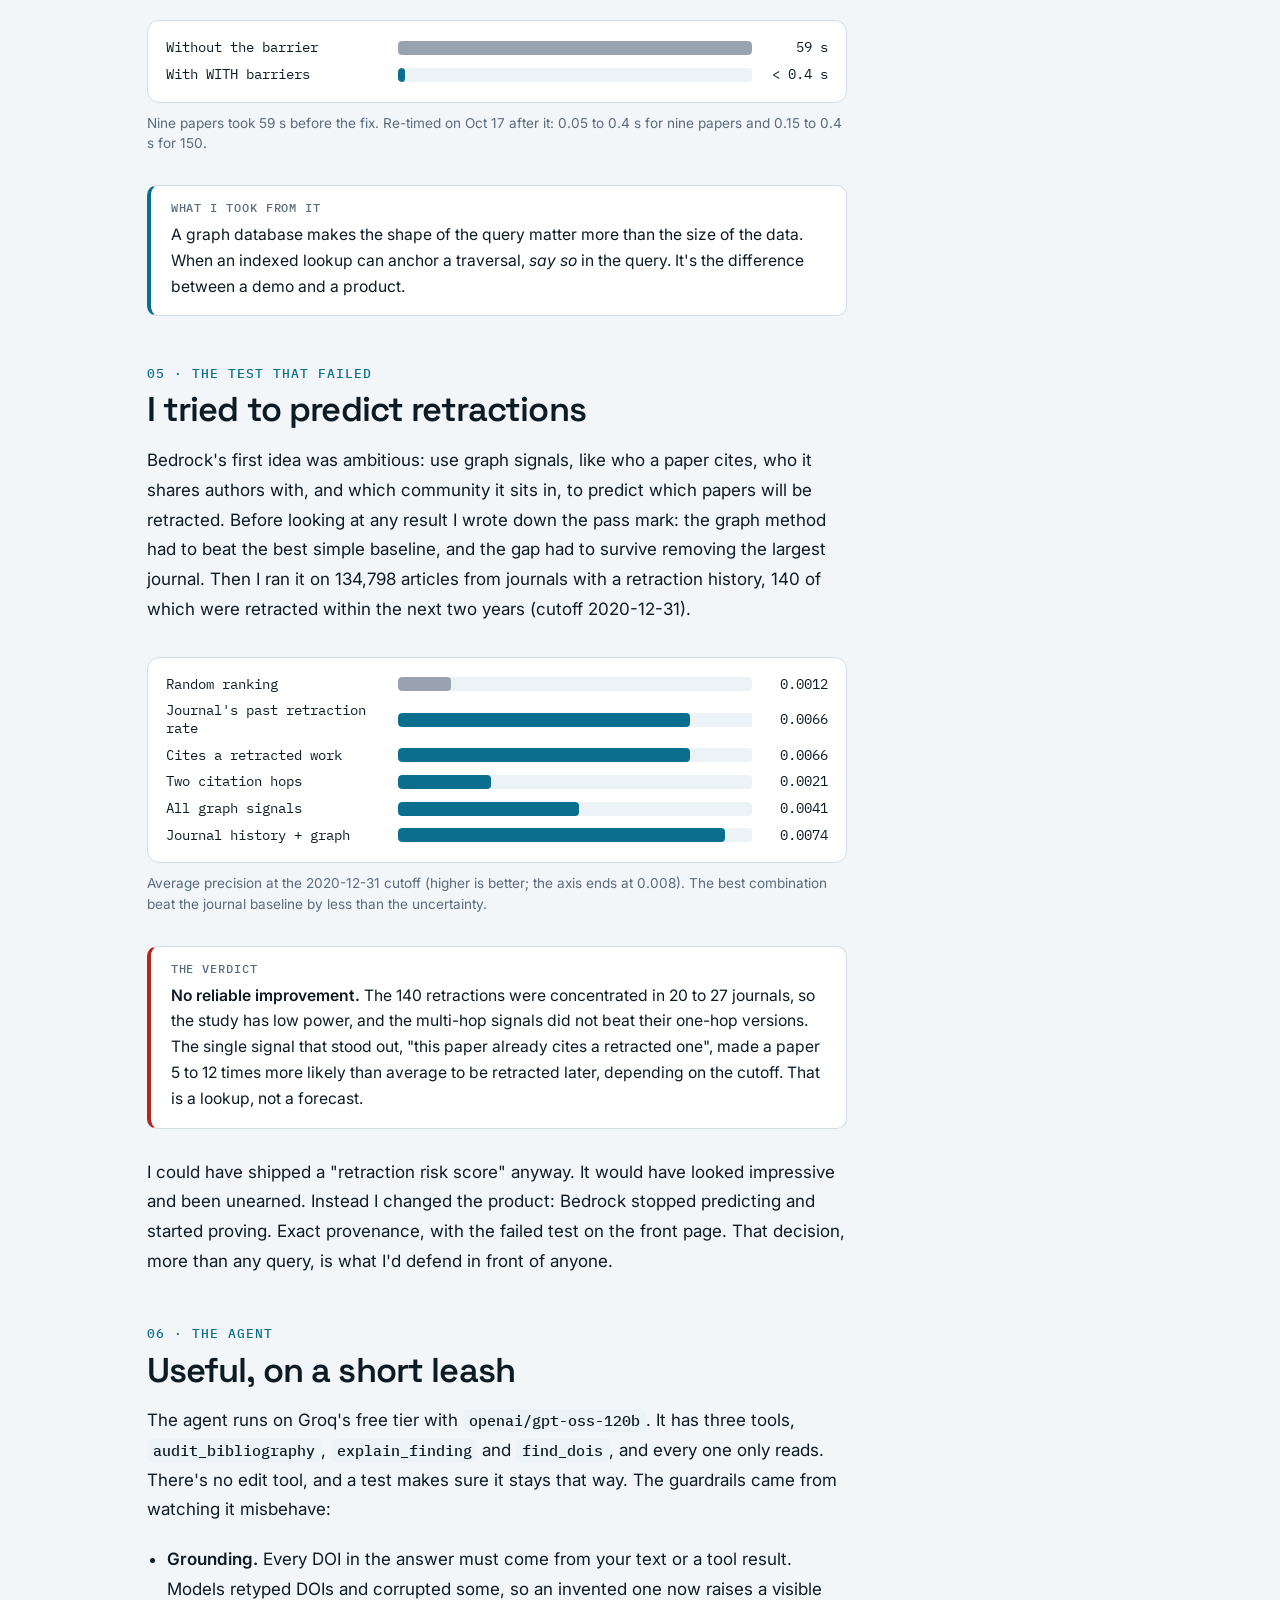
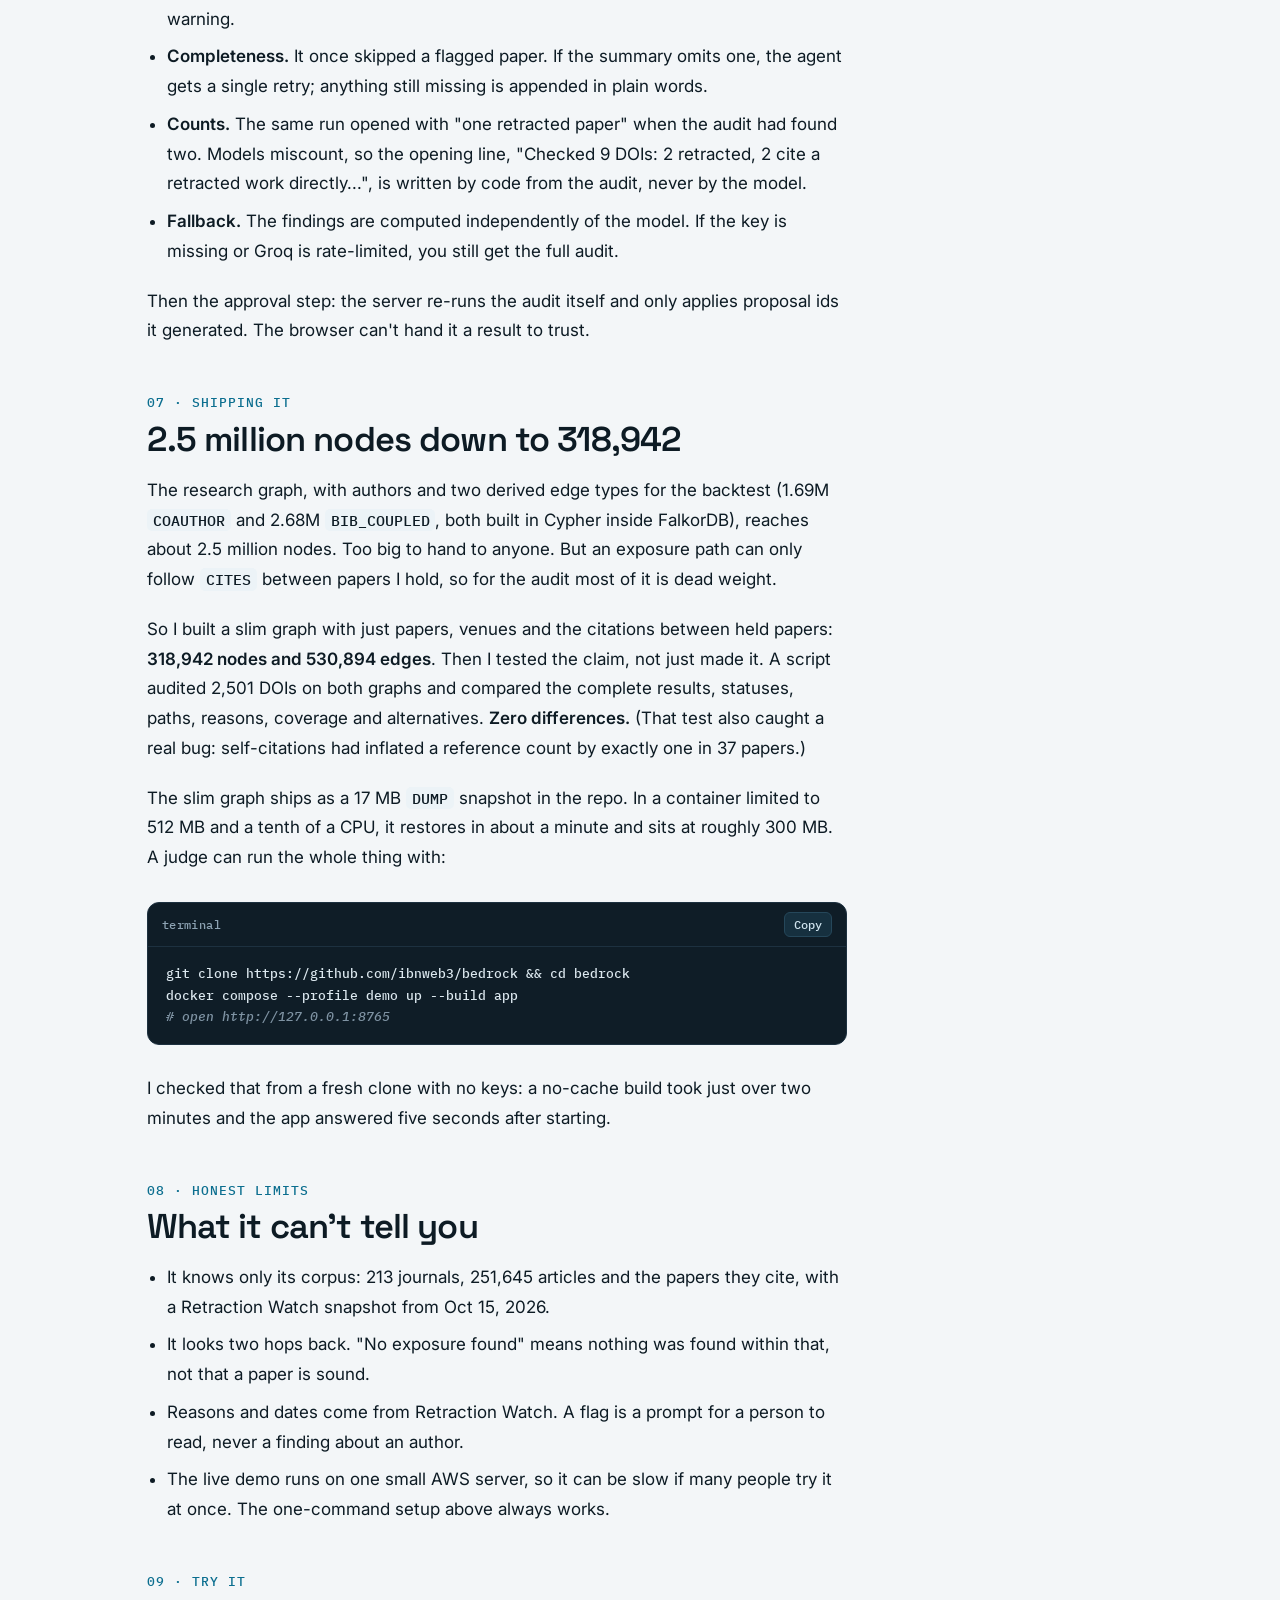
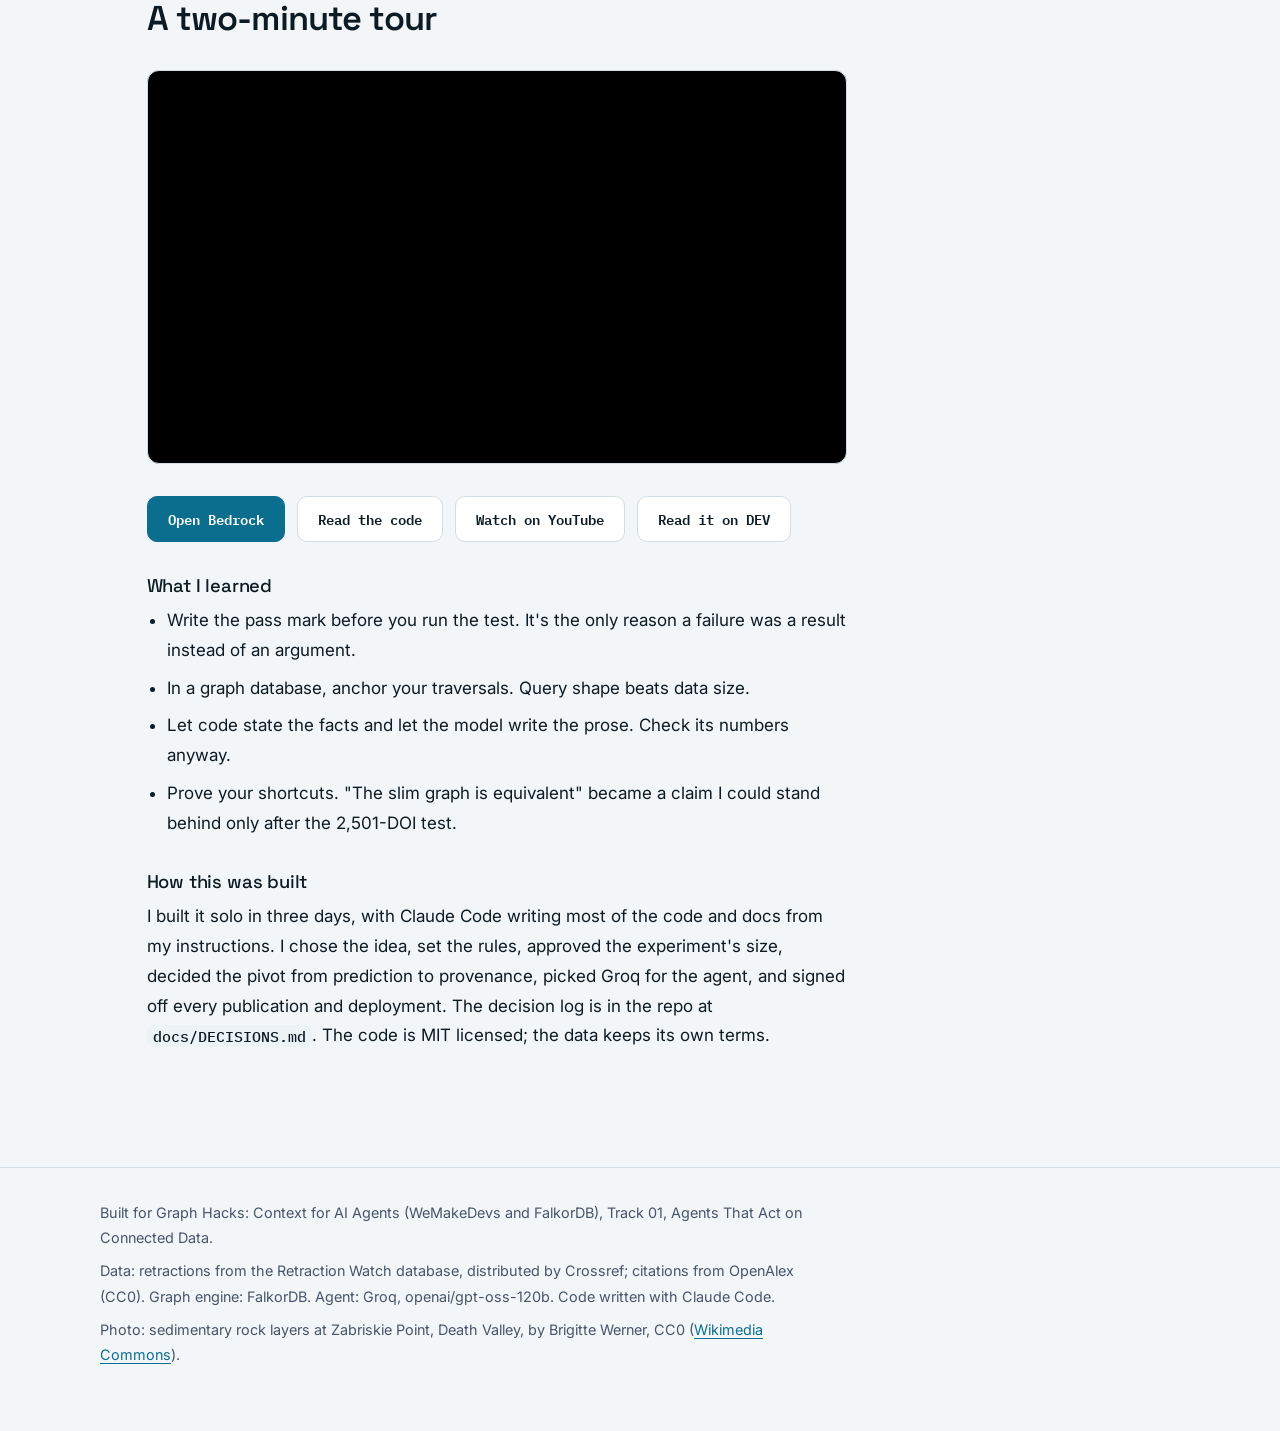
<file: site/blog/index.html>
<!doctype html>
<html lang="en">
<head>
<meta charset="utf-8">
<meta name="viewport" content="width=device-width, initial-scale=1">
<meta name="color-scheme" content="light dark">
<title>Your bibliography might be standing on a retracted paper - Bedrock write-up</title>
<meta name="description" content="How I built Bedrock in three days on FalkorDB: a citation-graph audit that finds the retracted papers your bibliography stands on, what the 59-second query taught me, and the prediction test that failed.">
<meta property="og:type" content="article">
<meta property="og:title" content="Your bibliography might be standing on a retracted paper">
<meta property="og:description" content="I tried to predict retracted papers. I failed, and built something better. A three-day build on FalkorDB for Graph Hacks 2026.">
<meta property="og:image" content="https://bedrock-audit.ibnweb3lab.workers.dev/strata.jpg">
<meta name="twitter:card" content="summary_large_image">
<link rel="icon" href="../favicon.svg" type="image/svg+xml">
<link rel="preconnect" href="https://fonts.googleapis.com">
<link rel="preconnect" href="https://fonts.gstatic.com" crossorigin>
<link rel="stylesheet" href="https://fonts.googleapis.com/css2?family=Inter:wght@400;500;600;700&family=Space+Grotesk:wght@500;700&family=IBM+Plex+Mono:wght@400;500;600&display=swap">
<script>
if ("IntersectionObserver" in window && !matchMedia("(prefers-reduced-motion: reduce)").matches) document.documentElement.classList.add("js");
</script>
<style>
:root {
  --paper: #f3f6f8; --surface: #ffffff; --ink: #0d1b24; --ink-2: #475569; --muted: #5a6b7e; --line: #d3dde4;
  --teal: #0b6e8f; --teal-ink: #ffffff; --alert: #b3261e; --alert-bg: #fbe9e7; --warn: #8a5a00; --warn-bg: #fdf1d6;
  --ok: #1b6a3d; --ok-bg: #e2f3e8; --node: #ecf3f7; --code-bg: #0f1d27; --code-ink: #dce8ef; --focus: rgba(11, 110, 143, .45);
  --c-kw: #7fd0ee; --c-fn: #f0c75e; --c-str: #8fdba9; --c-cm: #7f93a3; --c-par: #ff9a8c;
  --display: "Space Grotesk", system-ui, -apple-system, "Segoe UI", sans-serif;
  --text: "Inter", system-ui, -apple-system, "Segoe UI", sans-serif;
  --mono: "IBM Plex Mono", ui-monospace, SFMono-Regular, Menlo, Consolas, monospace;
}
@media (prefers-color-scheme: dark) {
  :root:not([data-theme="light"]) {
    --paper: #0a1319; --surface: #111d25; --ink: #e7eef2; --ink-2: #94a3b8; --muted: #7f90a6; --line: #24343f;
    --teal: #62c3e8; --teal-ink: #06141b; --alert: #ff8f80; --alert-bg: #3a1b18; --warn: #f0c75e; --warn-bg: #352c0e;
    --ok: #7ed7a0; --ok-bg: #12301f; --node: #16252f; --code-bg: #0c171f; --focus: rgba(98, 195, 232, .5); color-scheme: dark;
  }
}
* { box-sizing: border-box; }
html { -webkit-text-size-adjust: 100%; scroll-behavior: smooth; scroll-padding-top: 84px; }
body { margin: 0; background: var(--paper); color: var(--ink); font: 400 1.0625rem/1.75 var(--text); -webkit-font-smoothing: antialiased; text-rendering: optimizeLegibility; -webkit-tap-highlight-color: rgba(0, 0, 0, 0); overflow-x: clip; }
::selection { background: var(--teal); color: var(--teal-ink); }
a { color: var(--teal); text-underline-offset: 3px; text-decoration-thickness: 1px; }
a:focus-visible, button:focus-visible, summary:focus-visible { outline: none; box-shadow: 0 0 0 3px var(--focus); border-radius: 6px; }
.wrap { width: min(1120px, 100%); margin-inline: auto; padding-inline: max(20px, env(safe-area-inset-left, 0px)); }

/* progress + header */
#bar { position: fixed; inset: 0 auto auto 0; height: 3px; width: 100%; background: var(--teal); transform: scaleX(0); transform-origin: left; z-index: 20; pointer-events: none; }
header.top { position: sticky; top: 0; z-index: 10; background: color-mix(in srgb, var(--paper) 88%, transparent); backdrop-filter: blur(8px); border-bottom: 1px solid var(--line); }
header.top .wrap { display: flex; align-items: center; justify-content: space-between; gap: 16px; padding-block: 12px; }
.brand { display: flex; align-items: center; gap: 10px; font: 700 1.15rem/1 var(--display); letter-spacing: -.04em; color: var(--ink); text-decoration: none; }
.brand svg { width: 28px; height: 28px; }
nav { display: flex; gap: 4px; flex-wrap: wrap; justify-content: flex-end; }
nav a { color: var(--ink-2); text-decoration: none; padding: 8px 10px; border-radius: 8px; font: 500 .85rem/1 var(--mono); min-height: 40px; display: inline-flex; align-items: center; transition: color 120ms, background-color 120ms; }
nav a.cta { color: var(--teal-ink); background: var(--teal); font-weight: 600; }
@media (hover: hover) { nav a:hover { color: var(--ink); background: var(--node); } nav a.cta:hover { background: var(--teal); filter: brightness(1.08); } }
@media (max-width: 640px) { nav a.hide-s { display: none; } }

/* hero */
.hero { position: relative; isolation: isolate; overflow: clip; padding-block: clamp(56px, 9vw, 120px) clamp(36px, 5vw, 64px); }
.hero::before { content: ""; position: absolute; inset: 0; z-index: -2; pointer-events: none; background: url("../strata.jpg") center 35% / cover no-repeat; animation: drift 26s ease-in-out infinite alternate; }
.hero::after { content: ""; position: absolute; inset: 0; z-index: -1; pointer-events: none; background: linear-gradient(to bottom, color-mix(in srgb, var(--paper) 70%, transparent), color-mix(in srgb, var(--paper) 88%, transparent) 60%, var(--paper)); }
@keyframes drift { from { transform: scale(1.04) translate3d(-1%, 0, 0); } to { transform: scale(1.12) translate3d(1.5%, 1.5%, 0); } }
.eyebrow { font: 500 .75rem/1 var(--mono); letter-spacing: .08em; text-transform: uppercase; color: var(--muted); display: block; margin-bottom: 18px; }
h1 { font: 600 clamp(2.2rem, 5.6vw, 4rem)/1.05 var(--text); letter-spacing: -.04em; margin: 0; max-width: 20ch; text-wrap: balance; }
.dek { font-size: clamp(1.1rem, 2vw, 1.35rem); line-height: 1.55; color: var(--ink-2); max-width: 46ch; margin: 22px 0 0; }
.byline { display: flex; flex-wrap: wrap; gap: 6px 18px; margin-top: 28px; font: 500 .8rem/1.4 var(--mono); color: var(--muted); }
.byline b { color: var(--ink); font-weight: 600; }
.keys { display: grid; grid-template-columns: repeat(4, 1fr); border-block: 1px solid var(--line); margin-top: 38px; background: color-mix(in srgb, var(--paper) 70%, transparent); }
.keys div { padding: 16px 18px 16px 0; min-width: 0; }
.keys div + div { padding-left: 18px; border-left: 1px solid var(--line); }
.keys b { display: block; font: 700 clamp(1.5rem, 3vw, 2.1rem)/1 var(--display); letter-spacing: -.03em; font-variant-numeric: tabular-nums; }
.keys span { display: block; margin-top: 6px; font-size: .8rem; line-height: 1.4; color: var(--ink-2); }
@media (max-width: 760px) { .keys { grid-template-columns: 1fr 1fr; } .keys div:nth-child(3) { padding-left: 0; border-left: 0; } .keys div:nth-child(n+3) { border-top: 1px solid var(--line); } }

/* layout */
.layout { display: grid; grid-template-columns: minmax(0, 700px) 210px; gap: clamp(32px, 6vw, 88px); justify-content: center; padding-block: 24px clamp(48px, 8vw, 96px); }
@media (max-width: 1000px) { .layout { grid-template-columns: minmax(0, 700px); } aside.toc { display: none; } }
aside.toc { position: sticky; top: 92px; align-self: start; font: 500 .8rem/1.4 var(--mono); }
aside.toc p { margin: 0 0 12px; font-size: .72rem; letter-spacing: .08em; text-transform: uppercase; color: var(--muted); }
aside.toc a { display: block; padding: 7px 0 7px 14px; color: var(--ink-2); text-decoration: none; border-left: 2px solid var(--line); transition: color 140ms, border-color 140ms; }
aside.toc a.on { color: var(--ink); border-left-color: var(--teal); }
@media (hover: hover) { aside.toc a:hover { color: var(--ink); } }

/* article */
article h2 { font: 600 clamp(1.6rem, 3.2vw, 2.15rem)/1.15 var(--display); letter-spacing: -.025em; margin: 3.2rem 0 1rem; text-wrap: balance; }
article h2 .n { font: 500 .8rem/1 var(--mono); color: var(--teal); letter-spacing: .08em; display: block; margin-bottom: 10px; }
article h3 { font: 500 1.15rem/1.3 var(--display); letter-spacing: -.01em; margin: 2rem 0 .5rem; }
article p { margin: 0 0 1.25rem; }
article ul, article ol { padding-left: 1.3rem; margin: 0 0 1.25rem; }
article li { margin-bottom: .5rem; }
article strong { font-weight: 600; }
.lead { font-size: 1.22rem; line-height: 1.65; color: var(--ink); }
code { font: 500 .88em var(--mono); background: var(--node); padding: .12em .4em; border-radius: 5px; overflow-wrap: anywhere; }
blockquote { margin: 1.8rem 0; padding: 4px 0 4px 22px; border-left: 3px solid var(--teal); font: 500 1.25rem/1.5 var(--display); letter-spacing: -.01em; }
.callout { background: var(--surface); border: 1px solid var(--line); border-left: 4px solid var(--teal); border-radius: 10px; padding: 16px 20px; margin: 1.8rem 0; font-size: .98rem; line-height: 1.65; }
.callout.bad { border-left-color: var(--alert); }
.callout b.t { display: block; font: 500 .72rem/1 var(--mono); letter-spacing: .08em; text-transform: uppercase; color: var(--muted); margin-bottom: 8px; }
.callout p:last-child { margin: 0; }
figure { margin: 2rem 0; }
figcaption { font: 400 .85rem/1.5 var(--text); color: var(--muted); margin-top: 10px; }
.fig { background: var(--surface); border: 1px solid var(--line); border-radius: 12px; padding: 18px; overflow-x: auto; }
svg { display: block; max-width: 100%; height: auto; }
.fig > svg { min-width: 600px; }
svg text { font-family: var(--mono); }

/* code */
.code { position: relative; background: var(--code-bg); color: var(--code-ink); border-radius: 12px; margin: 1.8rem 0; border: 1px solid #1d3140; }
.code .bar { display: flex; justify-content: space-between; align-items: center; padding: 9px 14px; border-bottom: 1px solid #1d3140; font: 500 .72rem/1 var(--mono); color: #8da3b3; letter-spacing: .04em; }
.code pre { margin: 0; padding: 16px 18px; overflow-x: auto; font: 400 .82rem/1.65 var(--mono); tab-size: 2; }
.code button { font: 500 .72rem/1 var(--mono); color: #cfe3ee; background: #16303f; border: 1px solid #25475a; border-radius: 6px; padding: 6px 9px; cursor: pointer; user-select: none; transition: transform 120ms; }
.code button:active { transform: scale(.96); }
.code pre code { background: none; padding: 0; font-size: inherit; border-radius: 0; }
.k { color: var(--c-kw); } .f { color: var(--c-fn); } .s { color: var(--c-str); } .c { color: var(--c-cm); font-style: italic; } .p { color: var(--c-par); }

/* chart */
.bars { display: grid; gap: 9px; }
.bars .r { display: grid; grid-template-columns: minmax(130px, 220px) 1fr 64px; gap: 12px; align-items: center; font: 400 .85rem/1.3 var(--mono); }
.bars .t { height: 14px; background: var(--node); border-radius: 4px; position: relative; overflow: hidden; }
.bars .t i { position: absolute; inset: 0 auto 0 0; background: var(--teal); border-radius: 4px; transform-origin: left; transition: transform 900ms cubic-bezier(.2,.7,.2,1); transition-delay: calc(var(--r, 0) * 90ms); }
.bars .t i.g { background: var(--ink-2); opacity: .5; }
.bars .v { text-align: right; font-variant-numeric: tabular-nums; }
html.js .fig:not(.seen) .bars .t i { transform: scaleX(0); }
@media (max-width: 560px) { .bars .r { grid-template-columns: 1fr 56px; } .bars .t { grid-column: 1 / -1; order: 3; } }

/* video */
.video { position: relative; aspect-ratio: 16 / 9; border-radius: 12px; overflow: hidden; border: 1px solid var(--line); background: #000; margin: 2rem 0; }
.video iframe { position: absolute; inset: 0; width: 100%; height: 100%; border: 0; }

.try { display: flex; flex-wrap: wrap; gap: 12px; margin: 1.5rem 0 0; }
.btn { font: 600 .9rem/1 var(--mono); display: inline-flex; align-items: center; min-height: 46px; padding: 0 20px; border-radius: 10px; text-decoration: none; border: 1px solid var(--line); background: var(--surface); color: var(--ink); transition: transform 120ms; }
.btn.primary { background: var(--teal); color: var(--teal-ink); border-color: var(--teal); }
.btn:active { transform: scale(.97); }
@media (hover: hover) { .btn:hover { transform: translateY(-1px); } }
footer { border-top: 1px solid var(--line); padding-block: 32px 56px; color: var(--ink-2); font-size: .9rem; }
footer p { margin: 0 0 8px; max-width: 80ch; }

html.js .rv { opacity: .3; transform: translateY(16px); transition: opacity 600ms ease, transform 600ms cubic-bezier(.2,.7,.2,1); }
html.js .rv.in { opacity: 1; transform: none; }
@media (prefers-reduced-motion: reduce) { *, *::before, *::after { animation: none !important; transition: none !important; scroll-behavior: auto !important; } }
</style>
</head>
<body>
<div id="bar" aria-hidden="true"></div>
<header class="top">
  <div class="wrap">
    <a class="brand" href="../" aria-label="Bedrock, product page">
      <svg viewBox="0 0 32 32" aria-hidden="true"><rect width="32" height="32" rx="7" fill="var(--teal)"/><path d="M7 21h18v3H7zM9 15h14v3H9zM12 9h8v3h-8z" fill="var(--teal-ink)"/></svg>
      Bedrock
    </a>
    <nav aria-label="Links">
      <a class="hide-s" href="https://github.com/ibnweb3/bedrock">Code</a>
      <a class="hide-s" href="https://youtu.be/bqgNoxluHjw">Video</a>
      <a class="cta" href="../">Try Bedrock</a>
    </nav>
  </div>
</header>

<main>
  <section class="hero">
    <div class="wrap">
      <span class="eyebrow">Graph Hacks 2026 &middot; Track 01 &middot; a build write-up</span>
      <h1>Your bibliography might be standing on a retracted paper</h1>
      <p class="dek">I tried to predict retracted papers. I failed, and built something better.</p>
      <div class="byline"><span><b>ibnweb3</b></span><span>Oct 17, 2026</span><span>8 min read</span><span>Also on <a href="https://dev.to/ibnweb3/the-retraction-two-citations-back-building-a-citation-path-audit-on-falkordb-3cjk">DEV</a></span></div>
      <div class="keys">
        <div><b>312,108</b><span>papers in the graph</span></div>
        <div><b>61,299</b><span>retracted works indexed</span></div>
        <div><b>2.8%</b><span>of 251,645 articles cite a work since retracted</span></div>
        <div><b>0 of 2,501</b><span>audits differ between the full and the slim graph</span></div>
      </div>
    </div>
  </section>

  <div class="wrap">
    <div class="layout">
      <article>
        <p class="lead rv">Imagine you've spent a year on a literature review. Every source on your list checks out, because your reference manager flags nothing. But two steps back, one of those sources leans on a paper that was retracted years ago, and no tool you use was ever going to tell you.</p>

        <p class="rv">That gap is what Bedrock is for. You paste a list of DOIs, and it follows every citation path, up to two steps, from your papers to retracted research. For each finding it shows the exact chain, the retraction date and the reasons on record. An AI agent explains the results and proposes edits. It can never apply them.</p>

        <p class="rv">This is the story of building it for Graph Hacks, with the parts that went well, the part that went badly, and the part where my own agent miscounted.</p>

        <h2 id="idea" class="rv"><span class="n">01 &middot; THE IDEA</span>A question about paths, not rows</h2>
        <p class="rv">Tools that flag retractions typically check the papers you cite. They don't ask what those papers cite. That second question is a graph question: start at a paper, follow <code>CITES</code> edges, stop when you reach a retracted node, and report the path.</p>

        <figure class="rv">
          <div class="fig">
            <svg viewBox="0 0 760 150" role="img" aria-label="A reference cites an unflagged source, which cites a retracted paper">
              <defs><marker id="ah" viewBox="0 0 10 10" refX="8" refY="5" markerWidth="7" markerHeight="7" orient="auto"><path d="M0 0L10 5L0 10z" fill="var(--ink-2)"/></marker></defs>
              <rect x="6" y="30" width="200" height="86" rx="10" fill="var(--node)" stroke="var(--line)"/>
              <text x="20" y="56" font-size="11" fill="var(--muted)" letter-spacing="1">YOUR REFERENCE</text>
              <text x="20" y="82" font-size="12" fill="var(--ink)" font-weight="500">10.1016/j.neubiorev</text>
              <text x="20" y="100" font-size="12" fill="var(--ink)" font-weight="500">.2019.09.040</text>
              <line x1="210" y1="73" x2="268" y2="73" stroke="var(--ink-2)" stroke-width="2" stroke-dasharray="5 4" marker-end="url(#ah)"/>
              <text x="222" y="62" font-size="11" fill="var(--ink-2)">cites</text>
              <rect x="278" y="30" width="200" height="86" rx="10" fill="var(--node)" stroke="var(--line)"/>
              <text x="292" y="56" font-size="11" fill="var(--muted)" letter-spacing="1">NOT FLAGGED</text>
              <text x="292" y="82" font-size="12" fill="var(--ink)" font-weight="500">10.1111/ejn.13603</text>
              <text x="292" y="100" font-size="11" fill="var(--ink-2)">looks clean</text>
              <line x1="482" y1="73" x2="540" y2="73" stroke="var(--ink-2)" stroke-width="2" stroke-dasharray="5 4" marker-end="url(#ah)"/>
              <text x="494" y="62" font-size="11" fill="var(--ink-2)">cites</text>
              <rect x="550" y="30" width="204" height="86" rx="10" fill="var(--alert-bg)" stroke="var(--alert)"/>
              <text x="564" y="56" font-size="11" fill="var(--alert)" letter-spacing="1">RETRACTED 2014-10-01</text>
              <text x="564" y="82" font-size="12" fill="var(--ink)" font-weight="500">10.1016/j.jpsychires</text>
              <text x="564" y="100" font-size="12" fill="var(--ink)" font-weight="500">.2014.06.018</text>
            </svg>
          </div>
          <figcaption>A real path from the corpus. The middle paper is not retracted, which is exactly why nothing warns you.</figcaption>
        </figure>

        <p class="rv">Two rules shaped everything. First, <strong>Bedrock states facts about a fixed corpus, it doesn't guess</strong>. A paper with "no exposure found" is never called safe, only not found within two hops. Second, <strong>the person decides</strong>. The agent proposes, a human approves.</p>

        <h2 id="data" class="rv"><span class="n">02 &middot; THE DATA</span>Public, and kept that way</h2>
        <p class="rv">The retractions come from the Retraction Watch database, which Crossref distributes. The citations come from OpenAlex, which is CC0. I pulled works from 213 journals, 251,645 articles in all, and joined them to 61,299 retracted works. The rules ask for public data only, so I took that seriously: authors were hashed with a secret salt in memory before anything touched disk, and names, emails and ORCIDs were dropped. The graph I publish has <strong>no author data at all</strong>.</p>

        <figure class="rv">
          <div class="fig">
            <svg viewBox="0 0 760 170" role="img" aria-label="Pipeline from data sources to FalkorDB to the app and agent">
              <defs><marker id="ah2" viewBox="0 0 10 10" refX="8" refY="5" markerWidth="7" markerHeight="7" orient="auto"><path d="M0 0L10 5L0 10z" fill="var(--ink-2)"/></marker></defs>
              <g font-size="11" fill="var(--ink)">
                <rect x="6" y="14" width="150" height="50" rx="8" fill="var(--node)" stroke="var(--line)"/><text x="18" y="35" font-weight="600">Retraction Watch</text><text x="18" y="52" fill="var(--ink-2)">61,299 retracted</text>
                <rect x="6" y="100" width="150" height="50" rx="8" fill="var(--node)" stroke="var(--line)"/><text x="18" y="121" font-weight="600">OpenAlex (CC0)</text><text x="18" y="138" fill="var(--ink-2)">citations, venues</text>
                <rect x="232" y="52" width="170" height="68" rx="10" fill="var(--teal)" stroke="var(--teal)"/><text x="248" y="80" font-weight="700" fill="var(--teal-ink)" font-size="13">FalkorDB</text><text x="248" y="100" fill="var(--teal-ink)">Cypher traversals</text>
                <rect x="478" y="14" width="136" height="50" rx="8" fill="var(--node)" stroke="var(--line)"/><text x="490" y="35" font-weight="600">Audit queries</text><text x="490" y="52" fill="var(--ink-2)">paths, coverage</text>
                <rect x="478" y="100" width="136" height="50" rx="8" fill="var(--node)" stroke="var(--line)"/><text x="490" y="121" font-weight="600">Read-only agent</text><text x="490" y="138" fill="var(--ink-2)">3 tools</text>
                <rect x="660" y="52" width="94" height="68" rx="10" fill="var(--ok-bg)" stroke="var(--ok)"/><text x="672" y="80" font-weight="700" fill="var(--ok)">You</text><text x="672" y="100" fill="var(--ok)">approve</text>
              </g>
              <g stroke="var(--ink-2)" stroke-width="1.6" fill="none" marker-end="url(#ah2)"><path d="M158 40 L226 72"/><path d="M158 126 L226 100"/><path d="M404 74 L472 44"/><path d="M404 98 L472 124"/><path d="M616 40 L654 66"/><path d="M616 126 L654 106"/></g>
            </svg>
          </div>
          <figcaption>The graph produces every finding. The model only writes the summary, and a person approves any change.</figcaption>
        </figure>

        <h2 id="graph" class="rv"><span class="n">03 &middot; THE GRAPH</span>Small model, sharp queries</h2>
        <p class="rv">The model is deliberately plain: <code>Paper</code> nodes carrying <code>doi</code>, <code>retracted_at</code> and <code>retraction_reasons</code>, <code>Venue</code> nodes, and two relationships, <code>CITES</code> and <code>PUBLISHED_IN</code>. A retraction is a property, not its own node, which keeps the graph small and makes "as of this date" filters trivial. The two-hop question is one query:</p>

        <div class="code rv">
          <div class="bar"><span>queries/audit/22_two_hop.cypher</span><button type="button" data-copy>Copy</button></div>
<pre><code><span class="k">UNWIND</span> $ids <span class="k">AS</span> i
<span class="k">MATCH</span> (p:Paper {id: i})
<span class="k">WITH</span> p
<span class="k">MATCH</span> (p)-[:CITES]-&gt;(x:Paper)
<span class="k">WHERE</span> x.retracted_at <span class="k">IS NULL</span>
<span class="k">WITH</span> p, x
<span class="k">MATCH</span> (x)-[:CITES]-&gt;(r:Paper)
<span class="k">WHERE</span> r.retracted_at <span class="k">IS NOT NULL AND NOT</span> (p)-[:CITES]-&gt;(r)
<span class="k">RETURN</span> p.id, x.id, x.doi, r.id, r.doi, r.retracted_at, r.retraction_reasons
<span class="k">LIMIT</span> $limit</code></pre>
        </div>
        <p class="rv">Read it aloud: the paper cites <code>x</code>, <code>x</code> isn't retracted, <code>x</code> cites a retracted <code>r</code>, and the paper doesn't already cite <code>r</code> directly. Everything Bedrock shows, the direct hits, the two-hop paths and the "papers cited alongside it" suggestions for replacements, is a query of this size, run by FalkorDB.</p>

        <h2 id="speed" class="rv"><span class="n">04 &middot; THE 59-SECOND QUERY</span>The planner started in the wrong place</h2>
        <p class="rv">My first audit of nine papers took <strong>59 seconds</strong>. The data was small and the question was simple, so something was off. The cause: FalkorDB's planner began at the 61,299 retracted papers and worked back toward my input, instead of starting at the few papers I'd asked about. The fix was the humble <code>WITH p</code> you can see above. It forces the traversal to start from the input papers and expand their handful of references.</p>

        <figure class="rv">
          <div class="fig">
            <div class="bars" role="img" aria-label="Audit time for nine papers: 59 seconds before, under half a second after">
              <div class="r"><span>Without the barrier</span><span class="t"><i class="g" style="width:100%"></i></span><span class="v">59 s</span></div>
              <div class="r" style="--r:1"><span>With WITH barriers</span><span class="t"><i style="width:2%"></i></span><span class="v">&lt; 0.4 s</span></div>
            </div>
          </div>
          <figcaption>Nine papers took 59 s before the fix. Re-timed on Oct 17 after it: 0.05 to 0.4 s for nine papers and 0.15 to 0.4 s for 150.</figcaption>
        </figure>

        <div class="callout"><b class="t">What I took from it</b><p>A graph database makes the shape of the query matter more than the size of the data. When an indexed lookup can anchor a traversal, <em>say so</em> in the query. It's the difference between a demo and a product.</p></div>

        <h2 id="prediction" class="rv"><span class="n">05 &middot; THE TEST THAT FAILED</span>I tried to predict retractions</h2>
        <p class="rv">Bedrock's first idea was ambitious: use graph signals, like who a paper cites, who it shares authors with, and which community it sits in, to predict which papers will be retracted. Before looking at any result I wrote down the pass mark: the graph method had to beat the best simple baseline, and the gap had to survive removing the largest journal. Then I ran it on 134,798 articles from journals with a retraction history, 140 of which were retracted within the next two years (cutoff 2020-12-31).</p>

        <figure class="rv">
          <div class="fig">
            <div class="bars" role="img" aria-label="Average precision by method at the 2020-12-31 cutoff">
              <div class="r"><span>Random ranking</span><span class="t"><i class="g" style="width:15%"></i></span><span class="v">0.0012</span></div>
              <div class="r" style="--r:1"><span>Journal's past retraction rate</span><span class="t"><i style="width:82.5%"></i></span><span class="v">0.0066</span></div>
              <div class="r" style="--r:2"><span>Cites a retracted work</span><span class="t"><i style="width:82.5%"></i></span><span class="v">0.0066</span></div>
              <div class="r" style="--r:3"><span>Two citation hops</span><span class="t"><i style="width:26.3%"></i></span><span class="v">0.0021</span></div>
              <div class="r" style="--r:4"><span>All graph signals</span><span class="t"><i style="width:51.3%"></i></span><span class="v">0.0041</span></div>
              <div class="r" style="--r:5"><span>Journal history + graph</span><span class="t"><i style="width:92.5%"></i></span><span class="v">0.0074</span></div>
            </div>
          </div>
          <figcaption>Average precision at the 2020-12-31 cutoff (higher is better; the axis ends at 0.008). The best combination beat the journal baseline by less than the uncertainty.</figcaption>
        </figure>

        <div class="callout bad"><b class="t">The verdict</b><p><strong>No reliable improvement.</strong> The 140 retractions were concentrated in 20 to 27 journals, so the study has low power, and the multi-hop signals did not beat their one-hop versions. The single signal that stood out, "this paper already cites a retracted one", made a paper 5 to 12 times more likely than average to be retracted later, depending on the cutoff. That is a lookup, not a forecast.</p></div>

        <p class="rv">I could have shipped a "retraction risk score" anyway. It would have looked impressive and been unearned. Instead I changed the product: Bedrock stopped predicting and started proving. Exact provenance, with the failed test on the front page. That decision, more than any query, is what I'd defend in front of anyone.</p>

        <h2 id="agent" class="rv"><span class="n">06 &middot; THE AGENT</span>Useful, on a short leash</h2>
        <p class="rv">The agent runs on Groq's free tier with <code>openai/gpt-oss-120b</code>. It has three tools, <code>audit_bibliography</code>, <code>explain_finding</code> and <code>find_dois</code>, and every one only reads. There's no edit tool, and a test makes sure it stays that way. The guardrails came from watching it misbehave:</p>
        <ul class="rv">
          <li><strong>Grounding.</strong> Every DOI in the answer must come from your text or a tool result. Models retyped DOIs and corrupted some, so an invented one now raises a visible warning.</li>
          <li><strong>Completeness.</strong> It once skipped a flagged paper. If the summary omits one, the agent gets a single retry; anything still missing is appended in plain words.</li>
          <li><strong>Counts.</strong> The same run opened with "one retracted paper" when the audit had found two. Models miscount, so the opening line, "Checked 9 DOIs: 2 retracted, 2 cite a retracted work directly...", is written by code from the audit, never by the model.</li>
          <li><strong>Fallback.</strong> The findings are computed independently of the model. If the key is missing or Groq is rate-limited, you still get the full audit.</li>
        </ul>
        <p class="rv">Then the approval step: the server re-runs the audit itself and only applies proposal ids it generated. The browser can't hand it a result to trust.</p>

        <h2 id="ship" class="rv"><span class="n">07 &middot; SHIPPING IT</span>2.5 million nodes down to 318,942</h2>
        <p class="rv">The research graph, with authors and two derived edge types for the backtest (1.69M <code>COAUTHOR</code> and 2.68M <code>BIB_COUPLED</code>, both built in Cypher inside FalkorDB), reaches about 2.5 million nodes. Too big to hand to anyone. But an exposure path can only follow <code>CITES</code> between papers I hold, so for the audit most of it is dead weight.</p>
        <p class="rv">So I built a slim graph with just papers, venues and the citations between held papers: <strong>318,942 nodes and 530,894 edges</strong>. Then I tested the claim, not just made it. A script audited 2,501 DOIs on both graphs and compared the complete results, statuses, paths, reasons, coverage and alternatives. <strong>Zero differences.</strong> (That test also caught a real bug: self-citations had inflated a reference count by exactly one in 37 papers.)</p>
        <p class="rv">The slim graph ships as a 17 MB <code>DUMP</code> snapshot in the repo. In a container limited to 512 MB and a tenth of a CPU, it restores in about a minute and sits at roughly 300 MB. A judge can run the whole thing with:</p>
        <div class="code rv">
          <div class="bar"><span>terminal</span><button type="button" data-copy>Copy</button></div>
<pre><code>git clone https://github.com/ibnweb3/bedrock &amp;&amp; cd bedrock
docker compose --profile demo up --build app
<span class="c"># open http://127.0.0.1:8765</span></code></pre>
        </div>
        <p class="rv">I checked that from a fresh clone with no keys: a no-cache build took just over two minutes and the app answered five seconds after starting.</p>

        <h2 id="limits" class="rv"><span class="n">08 &middot; HONEST LIMITS</span>What it can't tell you</h2>
        <ul class="rv">
          <li>It knows only its corpus: 213 journals, 251,645 articles and the papers they cite, with a Retraction Watch snapshot from Oct 15, 2026.</li>
          <li>It looks two hops back. "No exposure found" means nothing was found within that, not that a paper is sound.</li>
          <li>Reasons and dates come from Retraction Watch. A flag is a prompt for a person to read, never a finding about an author.</li>
          <li>The live demo runs on one small AWS server, so it can be slow if many people try it at once. The one-command setup above always works.</li>
        </ul>

        <h2 id="try" class="rv"><span class="n">09 &middot; TRY IT</span>A two-minute tour</h2>
        <div class="video rv"><iframe src="https://www.youtube-nocookie.com/embed/bqgNoxluHjw" title="Bedrock demo video" loading="lazy" allow="accelerometer; encrypted-media; picture-in-picture" allowfullscreen></iframe></div>
        <div class="try rv">
          <a class="btn primary" href="../">Open Bedrock</a>
          <a class="btn" href="https://github.com/ibnweb3/bedrock">Read the code</a>
          <a class="btn" href="https://youtu.be/bqgNoxluHjw">Watch on YouTube</a>
          <a class="btn" href="https://dev.to/ibnweb3/the-retraction-two-citations-back-building-a-citation-path-audit-on-falkordb-3cjk">Read it on DEV</a>
        </div>

        <h3>What I learned</h3>
        <ul class="rv">
          <li>Write the pass mark before you run the test. It's the only reason a failure was a result instead of an argument.</li>
          <li>In a graph database, anchor your traversals. Query shape beats data size.</li>
          <li>Let code state the facts and let the model write the prose. Check its numbers anyway.</li>
          <li>Prove your shortcuts. "The slim graph is equivalent" became a claim I could stand behind only after the 2,501-DOI test.</li>
        </ul>

        <h3>How this was built</h3>
        <p class="rv">I built it solo in three days, with Claude Code writing most of the code and docs from my instructions. I chose the idea, set the rules, approved the experiment's size, decided the pivot from prediction to provenance, picked Groq for the agent, and signed off every publication and deployment. The decision log is in the repo at <code>docs/DECISIONS.md</code>. The code is MIT licensed; the data keeps its own terms.</p>
      </article>

      <aside class="toc" aria-label="Contents">
        <p>On this page</p>
        <a href="#idea">The idea</a>
        <a href="#data">The data</a>
        <a href="#graph">The graph</a>
        <a href="#speed">The 59-second query</a>
        <a href="#prediction">The test that failed</a>
        <a href="#agent">The agent</a>
        <a href="#ship">Shipping it</a>
        <a href="#limits">Honest limits</a>
        <a href="#try">Try it</a>
      </aside>
    </div>
  </div>
</main>

<footer>
  <div class="wrap">
    <p>Built for Graph Hacks: Context for AI Agents (WeMakeDevs and FalkorDB), Track 01, Agents That Act on Connected Data.</p>
    <p>Data: retractions from the Retraction Watch database, distributed by Crossref; citations from OpenAlex (CC0). Graph engine: FalkorDB. Agent: Groq, openai/gpt-oss-120b. Code written with Claude Code.</p>
    <p>Photo: sedimentary rock layers at Zabriskie Point, Death Valley, by Brigitte Werner, CC0 (<a href="https://commons.wikimedia.org/wiki/File:Sedimentary_Rock_Layers_Zabriskie_Point_Death_Valley_USA.jpg">Wikimedia Commons</a>).</p>
  </div>
</footer>

<script>
"use strict";
/* reading progress */
const bar = document.getElementById("bar");
let tick = false;
function progress() {
  const h = document.documentElement;
  const max = h.scrollHeight - h.clientHeight;
  bar.style.transform = "scaleX(" + (max > 0 ? Math.min(1, h.scrollTop / max) : 0) + ")";
  tick = false;
}
addEventListener("scroll", () => { if (!tick) { tick = true; requestAnimationFrame(progress); } }, { passive: true });
progress();

/* copy buttons */
document.querySelectorAll("[data-copy]").forEach((b) => b.addEventListener("click", async () => {
  const code = b.closest(".code").querySelector("code").innerText;
  try { await navigator.clipboard.writeText(code); b.textContent = "Copied"; } catch { b.textContent = "Select and copy"; }
  setTimeout(() => { b.textContent = "Copy"; }, 1500);
}));

/* contents: highlight the section being read */
const links = new Map([...document.querySelectorAll("aside.toc a")].map((a) => [a.getAttribute("href").slice(1), a]));
const heads = [...document.querySelectorAll("article h2[id]")];
const spy = new IntersectionObserver((es) => es.forEach((e) => {
  if (e.isIntersecting) { links.forEach((a) => a.classList.remove("on")); links.get(e.target.id)?.classList.add("on"); }
}), { rootMargin: "-30% 0px -60% 0px" });
heads.forEach((h) => spy.observe(h));

/* reveals and chart growth (only when the page confirmed it can reveal things) */
if (document.documentElement.classList.contains("js")) {
  const io = new IntersectionObserver((es) => es.forEach((e) => {
    if (!e.isIntersecting) return;
    io.unobserve(e.target);
    e.target.classList.add("in", "seen");
    setTimeout(() => e.target.classList.remove("rv", "in"), 900);
  }), { threshold: 0.1, rootMargin: "0px 0px -6% 0px" });
  document.querySelectorAll(".rv, .fig").forEach((el) => io.observe(el));
  setTimeout(() => { if (document.hidden) document.querySelectorAll(".rv, .fig").forEach((el) => { el.classList.remove("rv", "in"); el.classList.add("seen"); }); }, 1500);
}
</script>
</body>
</html>
</file>
